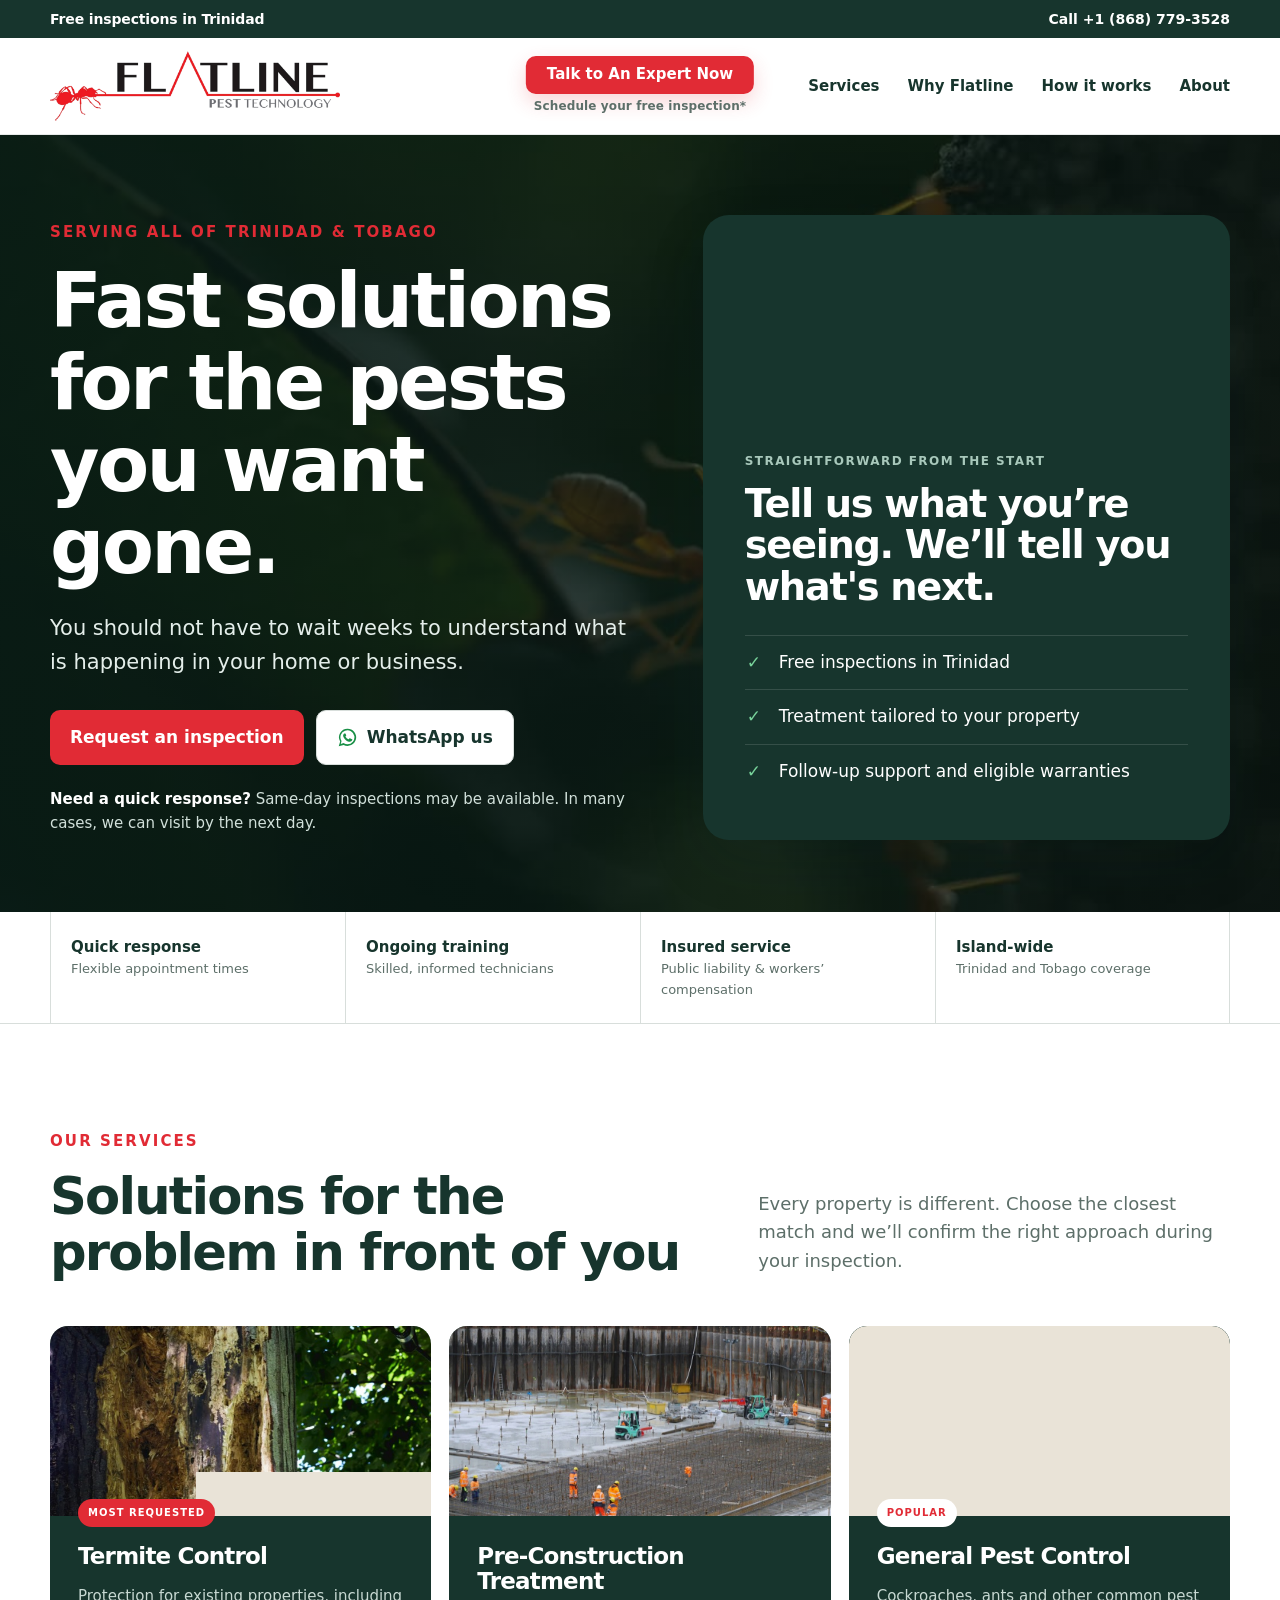
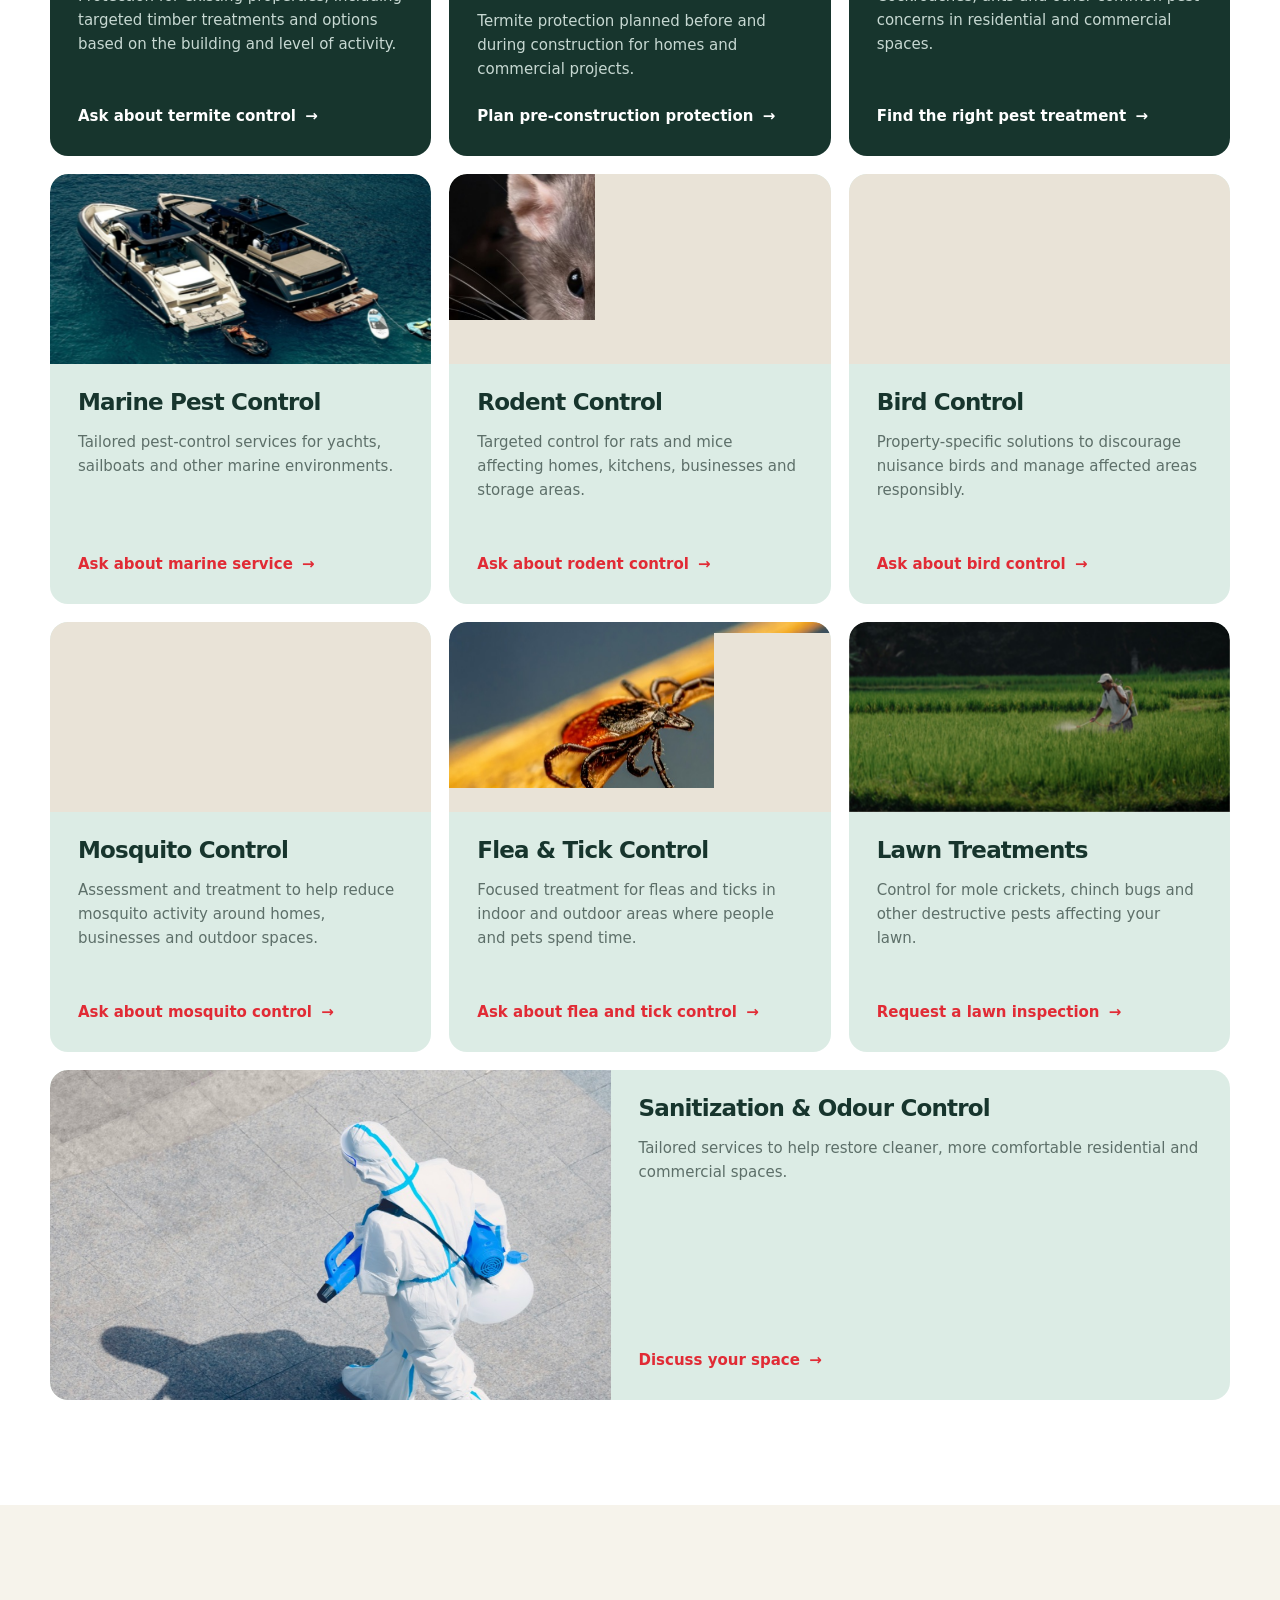
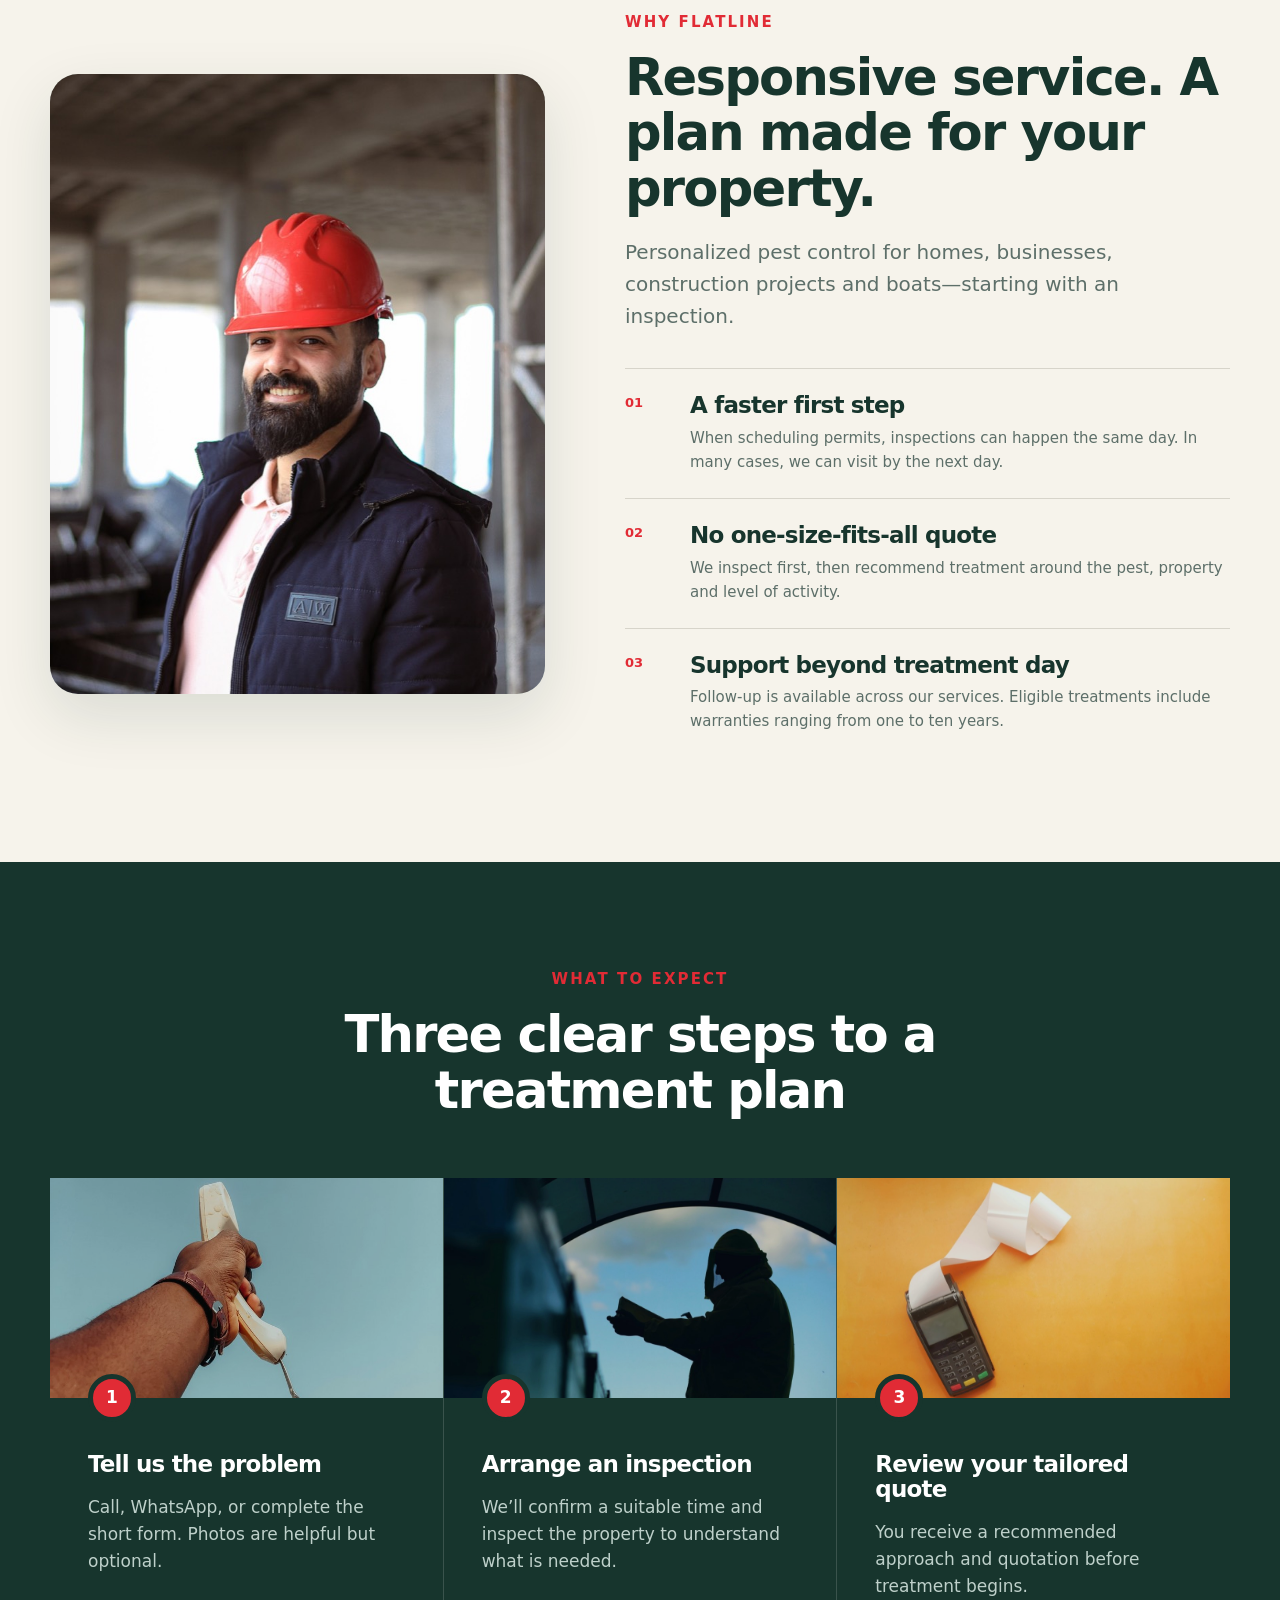
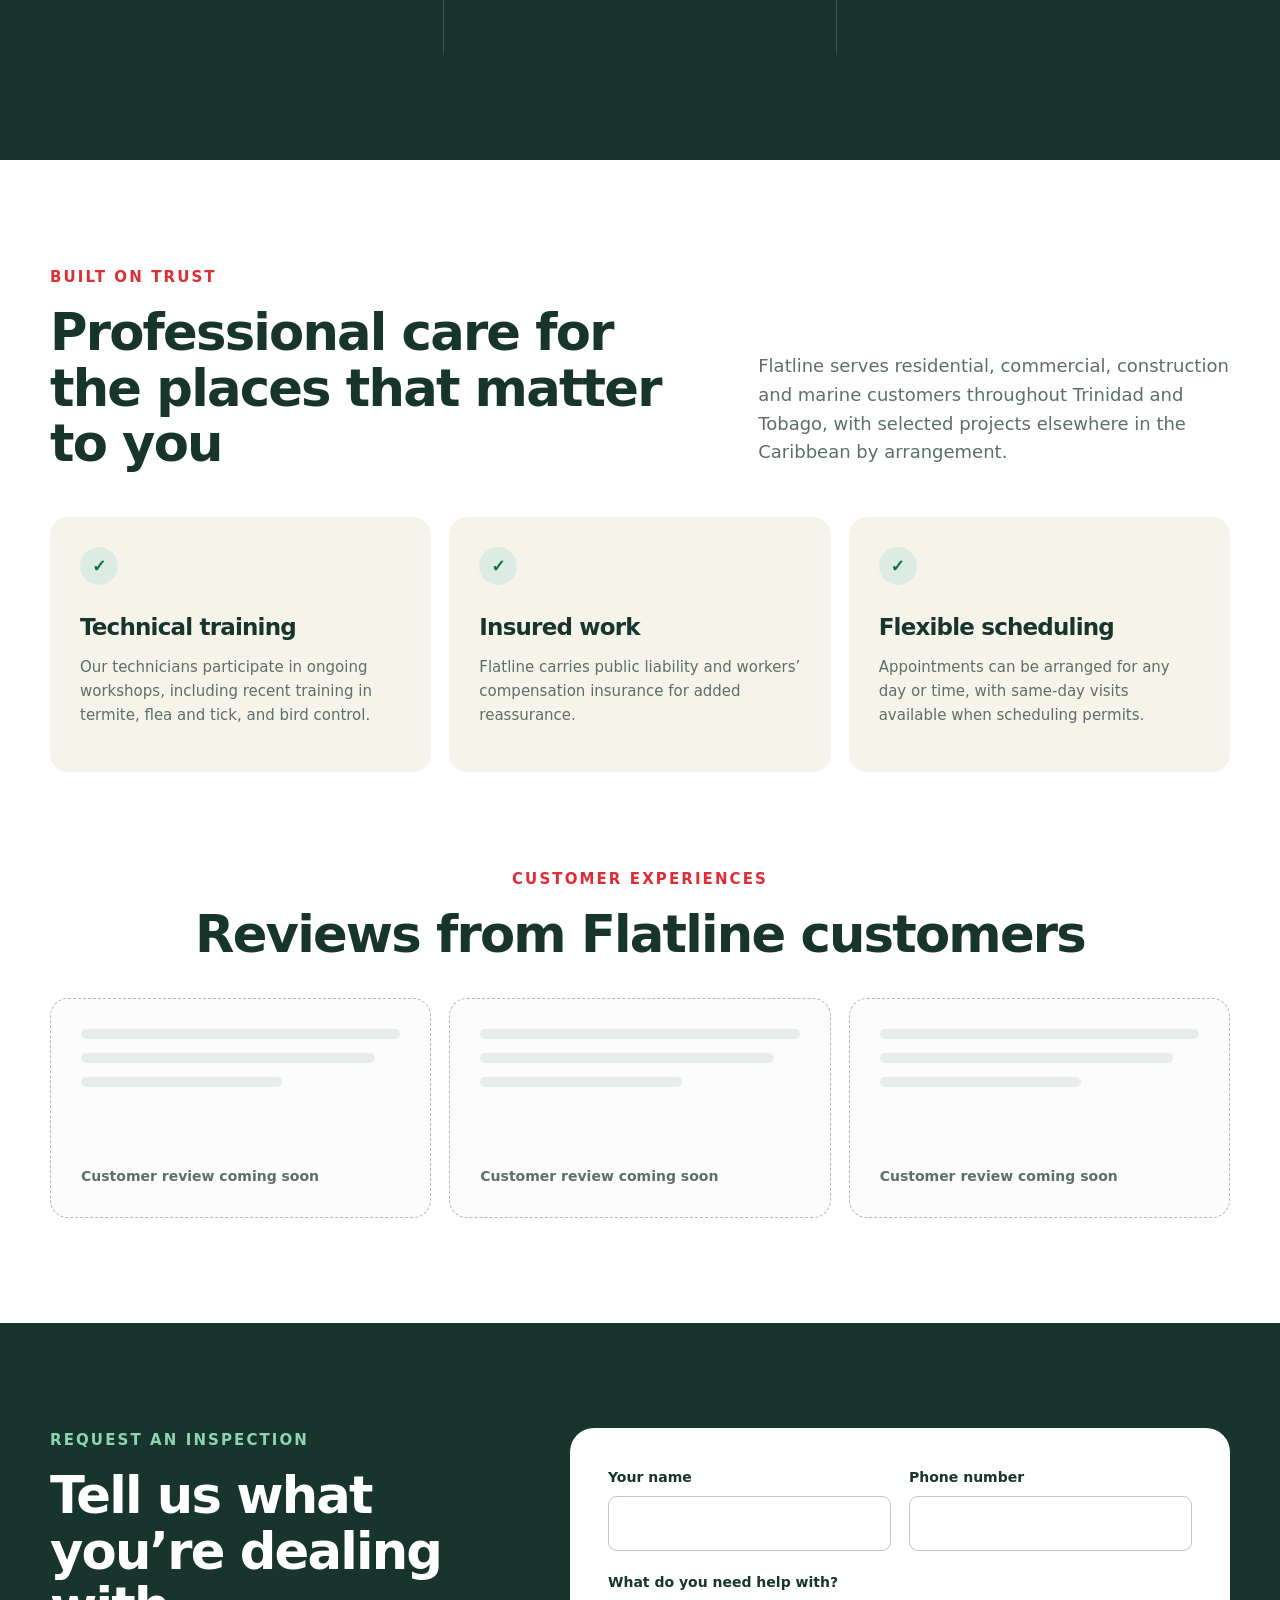
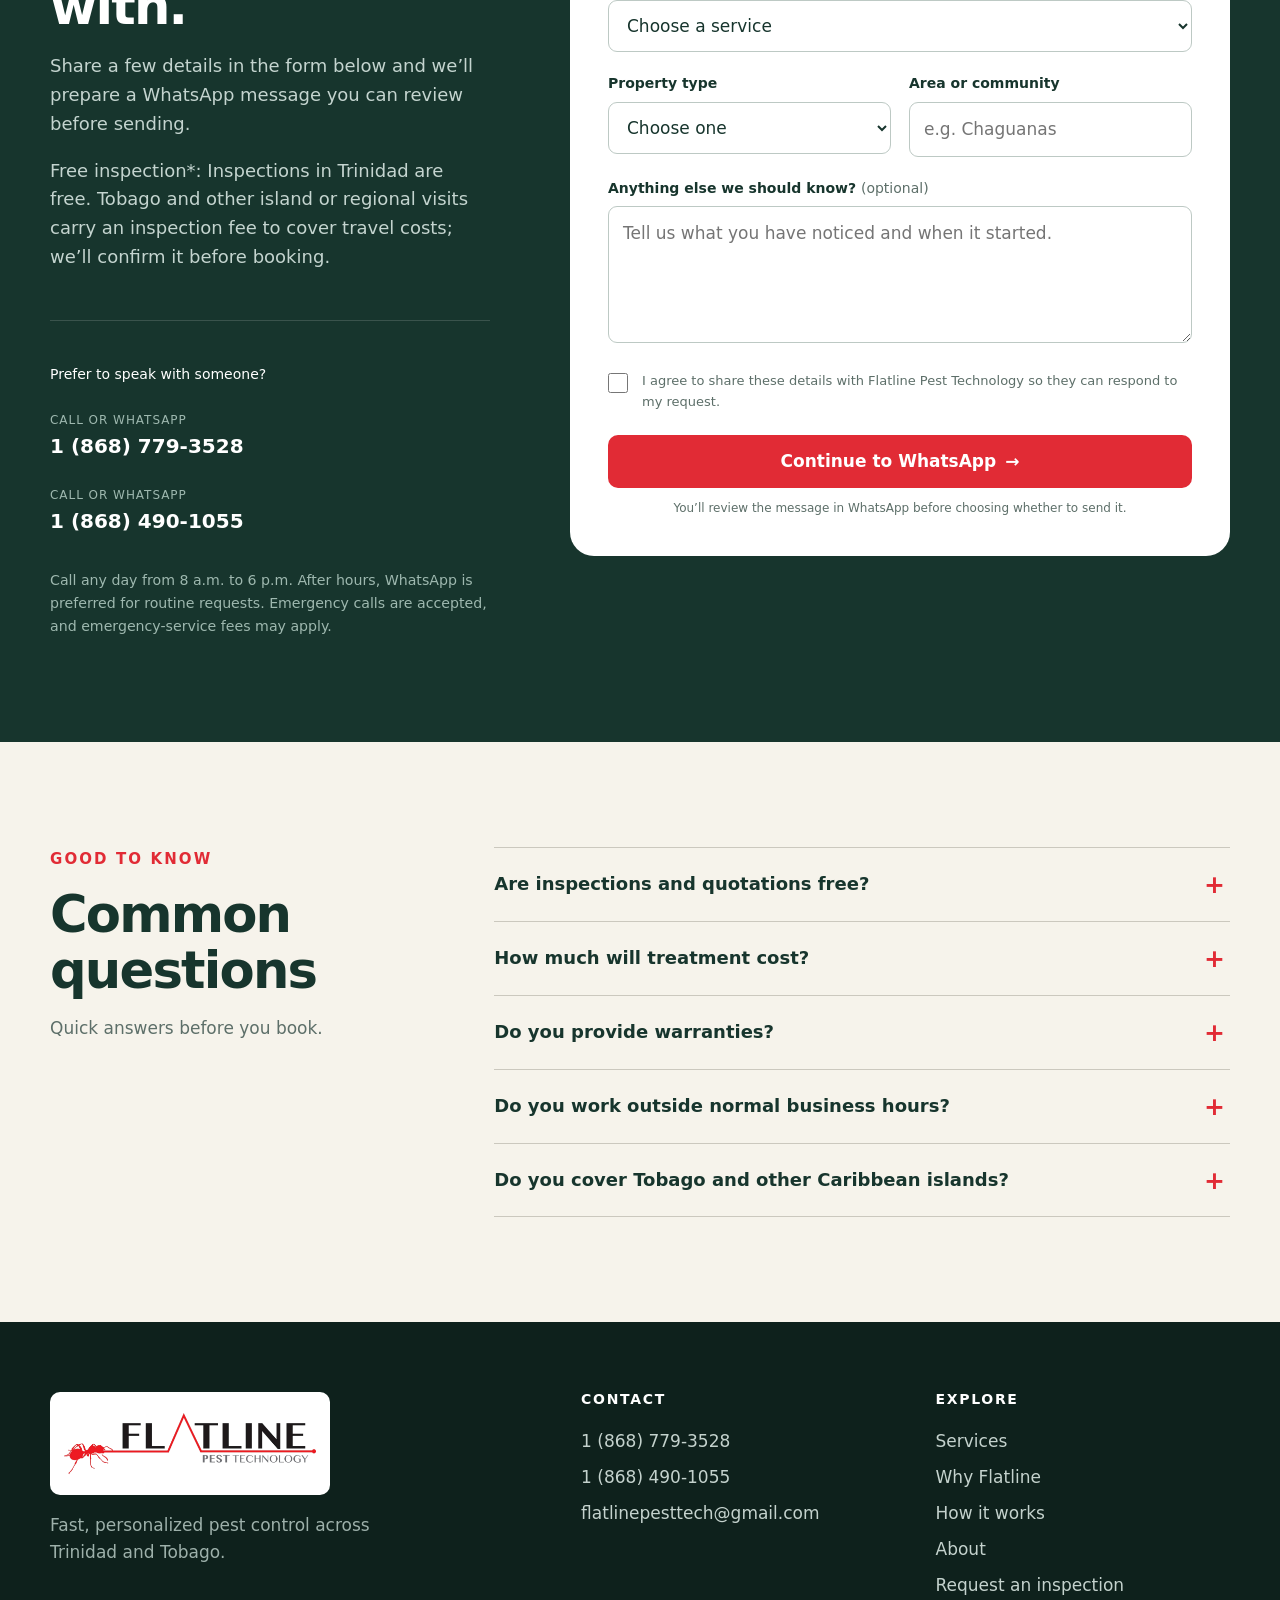
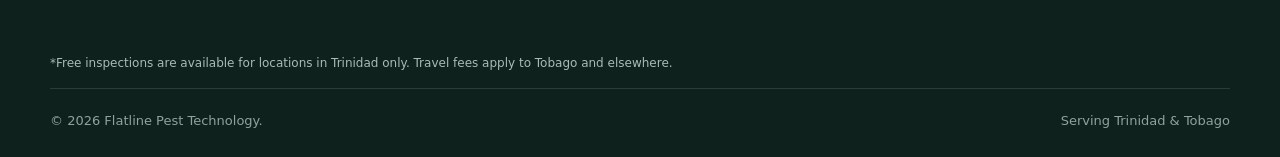
<file: index.html>
<!doctype html>
<html lang="en">
<head>
  <meta charset="utf-8">
  <meta name="viewport" content="width=device-width, initial-scale=1">
  <meta name="description" content="Fast, personalized pest control for homes, businesses, construction projects and boats across Trinidad and Tobago. Request an inspection.">
  <meta name="theme-color" content="#17352d">
  <title>Flatline Pest Technology | Pest Control Trinidad & Tobago</title>
  <link rel="stylesheet" href="styles.css">
  <script defer src="script.js"></script>
</head>
<body>
  <a class="skip-link" href="#main">Skip to main content</a>

  <header class="site-header">
    <div class="utility-bar">
      <div class="container utility-inner">
        <p>Free inspections in Trinidad</p>
        <a href="tel:+18687793528">Call +1 (868) 779-3528</a>
      </div>
    </div>
    <div class="container nav-wrap">
      <a class="brand" href="#top" aria-label="Flatline Pest Technology home">
        <img src="assets/flatline-logo.png" alt="Flatline Pest Technology" width="1000" height="310">
      </a>
      <div class="header-action">
        <a class="header-cta" href="#quote">Talk to An Expert Now</a>
        <span>Schedule your free inspection*</span>
      </div>
      <button class="menu-toggle" type="button" aria-expanded="false" aria-controls="primary-nav">
        <span>Menu</span><span class="menu-icon" aria-hidden="true"></span>
      </button>
      <nav id="primary-nav" class="primary-nav" aria-label="Main navigation">
        <a href="#services">Services</a>
        <a href="#why-flatline">Why Flatline</a>
        <a href="#how-it-works">How it works</a>
        <a href="about.html">About</a>
      </nav>
    </div>
  </header>

  <main id="main">
    <section id="top" class="hero">
      <video class="hero-video" autoplay muted loop playsinline preload="metadata" poster="assets/web/ants-hero-poster.jpg" aria-hidden="true">
        <source src="assets/web/ants-hero.mp4" type="video/mp4">
      </video>
      <div class="hero-overlay" aria-hidden="true"></div>
      <div class="container hero-grid">
        <div class="hero-copy">
          <p class="eyebrow">Serving all of Trinidad &amp; Tobago</p>
          <h1>Fast solutions for the pests you want gone.</h1>
          <p class="hero-lede">You should not have to wait weeks to understand what is happening in your home or business.</p>
          <div class="button-row">
            <a class="button button-primary" href="#quote">Request an inspection</a>
            <a class="button button-whatsapp" href="https://wa.me/18687793528?text=Hi%20Flatline%2C%20I%27d%20like%20to%20request%20an%20inspection." target="_blank" rel="noopener">
              <svg aria-hidden="true" viewBox="0 0 24 24"><path d="M12 2a9.7 9.7 0 0 0-8.4 14.6L2 22l5.6-1.5A9.8 9.8 0 1 0 12 2Zm0 17.7a8 8 0 0 1-4.1-1.1l-.3-.2-3.3.9.9-3.2-.2-.4A8 8 0 1 1 12 19.7Zm4.4-6c-.2-.1-1.4-.7-1.7-.8-.2-.1-.4-.1-.6.1l-.7.9c-.1.2-.3.2-.5.1-1.4-.7-2.4-1.6-3.1-2.8-.2-.3 0-.5.1-.6l.5-.6c.1-.2.2-.4.1-.6l-.7-1.7c-.2-.4-.4-.4-.6-.4h-.5c-.2 0-.5.1-.8.4-.8.8-1.1 1.9-.8 3 .4 1.6 1.5 3.1 3.1 4.3 1.9 1.4 4.3 2.1 5.5 1.6.9-.3 1.6-1.1 1.8-2 .1-.3 0-.5-.2-.6l-.9-.3Z"/></svg>
              WhatsApp us
            </a>
          </div>
          <p class="response-note"><strong>Need a quick response?</strong> Same-day inspections may be available. In many cases, we can visit by the next day.</p>
        </div>
        <div class="hero-panel" aria-label="Reasons to choose Flatline">
          <div class="hero-mark" aria-hidden="true">
            <svg viewBox="0 0 320 180">
              <path class="heartbeat-base" pathLength="100" d="M8 102h68l17-35 28 73 37-112 30 74h74"/>
              <path class="heartbeat-trace" pathLength="100" d="M8 102h68l17-35 28 73 37-112 30 74h74"/>
            </svg>
            <span class="dead-ant-image"></span>
          </div>
          <p class="panel-kicker">Straightforward from the start</p>
          <h2>Tell us what you’re seeing. We’ll tell you what's next.</h2>
          <ul class="check-list">
            <li>Free inspections in Trinidad</li>
            <li>Treatment tailored to your property</li>
            <li>Follow-up support and eligible warranties</li>
          </ul>
        </div>
      </div>
    </section>

    <section class="trust-bar" aria-label="Flatline service features">
      <div class="container trust-grid">
        <div><strong>Quick response</strong><span>Flexible appointment times</span></div>
        <div><strong>Ongoing training</strong><span>Skilled, informed technicians</span></div>
        <div><strong>Insured service</strong><span>Public liability &amp; workers’ compensation</span></div>
        <div><strong>Island-wide</strong><span>Trinidad and Tobago coverage</span></div>
      </div>
    </section>

    <section id="services" class="section services-section">
      <div class="container">
        <div class="section-heading split-heading">
          <div><p class="eyebrow">Our services</p><h2>Solutions for the problem in front of you</h2></div>
          <p>Every property is different. Choose the closest match and we’ll confirm the right approach during your inspection.</p>
        </div>
        <div class="service-grid">
          <article class="service-card featured">
            <div class="service-media"><img src="assets/web/termites.jpg" alt="Tree showing extensive pest damage" loading="lazy" width="666" height="1000"></div>
            <div class="service-card-body"><p class="card-label">Most Requested</p><h3>Termite Control</h3><p>Protection for existing properties, including targeted timber treatments and options based on the building and level of activity.</p><a href="#quote" data-service="Termite control">Ask about termite control <span aria-hidden="true">→</span></a></div>
          </article>
          <article class="service-card accent-red">
            <div class="service-media"><img src="assets/web/pre-construction.jpg" alt="Active building foundation under construction" loading="lazy" width="1000" height="750"></div>
            <div class="service-card-body"><p class="card-label">Popular</p><h3>Pre-Construction Treatment</h3><p>Termite protection planned before and during construction for homes and commercial projects.</p><a href="#quote" data-service="Pre-construction termite treatment">Plan pre-construction protection <span aria-hidden="true">→</span></a></div>
          </article>
          <article class="service-card accent-red">
            <div class="service-media"><img src="assets/web/general-pest-control-3.jpg" alt="Ant and cockroach representing general pest-control services" loading="lazy" width="1000" height="1000"></div>
            <div class="service-card-body"><p class="card-label">Popular</p><h3>General Pest Control</h3><p>Cockroaches, ants and other common pest concerns in residential and commercial spaces.</p><a href="#quote" data-service="General pest control">Find the right pest treatment <span aria-hidden="true">→</span></a></div>
          </article>
          <article class="service-card marine-service-card">
            <div class="service-media"><img src="assets/web/boat-treatment.jpg" alt="Boats on open water" loading="lazy" width="1400" height="466"></div>
            <div class="service-card-body"><h3>Marine Pest Control</h3><p>Tailored pest-control services for yachts, sailboats and other marine environments.</p><a href="#quote" data-service="Marine pest control">Ask about marine service <span aria-hidden="true">→</span></a></div>
          </article>
          <article class="service-card">
            <div class="service-media"><img src="assets/web/rodent.jpg" alt="Rodent shown at close range" loading="lazy" width="666" height="1000"></div>
            <div class="service-card-body"><h3>Rodent Control</h3><p>Targeted control for rats and mice affecting homes, kitchens, businesses and storage areas.</p><a href="#quote" data-service="Rodent control">Ask about rodent control <span aria-hidden="true">→</span></a></div>
          </article>
          <article class="service-card">
            <div class="service-media"><img class="crop-bird" src="assets/web/bird.jpg" alt="Bird shown in an outdoor environment" loading="lazy" width="1000" height="666"></div>
            <div class="service-card-body"><h3>Bird Control</h3><p>Property-specific solutions to discourage nuisance birds and manage affected areas responsibly.</p><a href="#quote" data-service="Bird control">Ask about bird control <span aria-hidden="true">→</span></a></div>
          </article>
          <article class="service-card">
            <div class="service-media"><img src="assets/web/mosquito.jpg" alt="Mosquito shown at close range" loading="lazy" width="1000" height="667"></div>
            <div class="service-card-body"><h3>Mosquito Control</h3><p>Assessment and treatment to help reduce mosquito activity around homes, businesses and outdoor spaces.</p><a href="#quote" data-service="Mosquito control">Ask about mosquito control <span aria-hidden="true">→</span></a></div>
          </article>
          <article class="service-card">
            <div class="service-media"><img class="crop-tick" src="assets/web/flea-and-tick.jpg" alt="Tick shown at close range" loading="lazy" width="1000" height="571"></div>
            <div class="service-card-body"><h3>Flea &amp; Tick Control</h3><p>Focused treatment for fleas and ticks in indoor and outdoor areas where people and pets spend time.</p><a href="#quote" data-service="Flea or tick control">Ask about flea and tick control <span aria-hidden="true">→</span></a></div>
          </article>
          <article class="service-card">
            <div class="service-media"><img src="assets/web/lawn-2.jpg" alt="Outdoor pest-control treatment being applied across vegetation" loading="lazy" width="1000" height="562"></div>
            <div class="service-card-body"><h3>Lawn Treatments</h3><p>Control for mole crickets, chinch bugs and other destructive pests affecting your lawn.</p><a href="#quote" data-service="Lawn pest treatment">Request a lawn inspection <span aria-hidden="true">→</span></a></div>
          </article>
          <article class="service-card">
            <div class="service-media"><img src="assets/web/sanitization-2-v2.jpg" alt="Protective-suit worker carrying sanitization equipment" loading="lazy" width="1000" height="579"></div>
            <div class="service-card-body"><h3>Sanitization &amp; Odour Control</h3><p>Tailored services to help restore cleaner, more comfortable residential and commercial spaces.</p><a href="#quote" data-service="Sanitization or odour control">Discuss your space <span aria-hidden="true">→</span></a></div>
          </article>
        </div>
      </div>
    </section>

    <section id="why-flatline" class="section why-section">
      <div class="container why-grid">
        <div class="why-visual"><img src="assets/web/responsive-service.jpg" alt="Service professional wearing a red safety helmet" loading="lazy" width="733" height="1100"></div>
        <div class="why-copy">
          <p class="eyebrow">Why Flatline</p>
          <h2>Responsive service. A plan made for your property.</h2>
          <p class="large-copy">Personalized pest control for homes, businesses, construction projects and boats—starting with an inspection.</p>
          <div class="benefit-list">
            <div><span>01</span><div><h3>A faster first step</h3><p>When scheduling permits, inspections can happen the same day. In many cases, we can visit by the next day.</p></div></div>
            <div><span>02</span><div><h3>No one-size-fits-all quote</h3><p>We inspect first, then recommend treatment around the pest, property and level of activity.</p></div></div>
            <div><span>03</span><div><h3>Support beyond treatment day</h3><p>Follow-up is available across our services. Eligible treatments include warranties ranging from one to ten years.</p></div></div>
          </div>
        </div>
      </div>
    </section>

    <section id="how-it-works" class="section process-section">
      <div class="container">
        <div class="section-heading centered"><p class="eyebrow">What to expect</p><h2>Three clear steps to a treatment plan</h2></div>
        <ol class="process-grid">
          <li><img src="assets/web/tell-us-the-problem.jpg" alt="Hand holding a telephone receiver" loading="lazy" width="750" height="1000"><div><span>1</span><h3>Tell us the problem</h3><p>Call, WhatsApp, or complete the short form. Photos are helpful but optional.</p></div></li>
          <li><img src="assets/web/inspection.jpg" alt="Pest-control professional carrying out an inspection" loading="lazy" width="1000" height="562"><div><span>2</span><h3>Arrange an inspection</h3><p>We’ll confirm a suitable time and inspect the property to understand what is needed.</p></div></li>
          <li><img src="assets/web/review-quote.jpg" alt="Receipt and card terminal representing a quotation" loading="lazy" width="1000" height="666"><div><span>3</span><h3>Review your tailored quote</h3><p>You receive a recommended approach and quotation before treatment begins.</p></div></li>
        </ol>
      </div>
    </section>

    <section id="proof" class="section proof-section">
      <div class="container">
        <div class="section-heading split-heading">
          <div><p class="eyebrow">Built on trust</p><h2>Professional care for the places that matter to you</h2></div>
          <p>Flatline serves residential, commercial, construction and marine customers throughout Trinidad and Tobago, with selected projects elsewhere in the Caribbean by arrangement.</p>
        </div>
        <div class="proof-grid">
          <article class="proof-card"><span aria-hidden="true">✓</span><h3>Technical training</h3><p>Our technicians participate in ongoing workshops, including recent training in termite, flea and tick, and bird control.</p></article>
          <article class="proof-card"><span aria-hidden="true">✓</span><h3>Insured work</h3><p>Flatline carries public liability and workers’ compensation insurance for added reassurance.</p></article>
          <article class="proof-card"><span aria-hidden="true">✓</span><h3>Flexible scheduling</h3><p>Appointments can be arranged for any day or time, with same-day visits available when scheduling permits.</p></article>
        </div>
        <div class="reviews-block">
          <div class="reviews-heading"><p class="eyebrow">Customer experiences</p><h2>Reviews from Flatline customers</h2></div>
          <div class="review-grid">
            <article class="review-placeholder"><div class="placeholder-lines" aria-hidden="true"><i></i><i></i><i></i></div><p>Customer review coming soon</p></article>
            <article class="review-placeholder"><div class="placeholder-lines" aria-hidden="true"><i></i><i></i><i></i></div><p>Customer review coming soon</p></article>
            <article class="review-placeholder"><div class="placeholder-lines" aria-hidden="true"><i></i><i></i><i></i></div><p>Customer review coming soon</p></article>
          </div>
        </div>
      </div>
    </section>

    <section id="quote" class="section quote-section">
      <div class="container quote-grid">
        <div class="quote-intro">
          <p class="eyebrow light">Request an inspection</p>
          <h2>Tell us what you’re dealing with.</h2>
          <p>Share a few details in the form below and we’ll prepare a WhatsApp message you can review before sending.</p>
          <p>Free inspection*: Inspections in Trinidad are free. Tobago and other island or regional visits carry an inspection fee to cover travel costs; we’ll confirm it before booking.</p>
          <div class="direct-contact">
            <p>Prefer to speak with someone?</p>
            <a href="tel:+18687793528"><span>Call or WhatsApp</span><strong>1 (868) 779-3528</strong></a>
            <a href="tel:+18684901055"><span>Call or WhatsApp</span><strong>1 (868) 490-1055</strong></a>
            <small>Call any day from 8 a.m. to 6 p.m. After hours, WhatsApp is preferred for routine requests. Emergency calls are accepted, and emergency-service fees may apply.</small>
          </div>
        </div>
        <form id="inspection-form" class="quote-form">
          <div class="form-row">
            <div class="field"><label for="name">Your name</label><input id="name" name="name" autocomplete="name" required></div>
            <div class="field"><label for="phone">Phone number</label><input id="phone" name="phone" type="tel" autocomplete="tel" inputmode="tel" required></div>
          </div>
          <div class="field">
            <label for="service">What do you need help with?</label>
            <select id="service" name="service" required>
              <option value="">Choose a service</option>
              <option>Termite control</option><option>Pre-construction termite treatment</option><option>General pest control</option><option>Cockroach control</option><option>Rodent control</option><option>Ant control</option><option>Mosquito control</option><option>Flea or tick control</option><option>Bird control</option><option>Lawn pest treatment</option><option>Sanitization or odour control</option><option>Marine pest control</option><option>Other service</option><option>Not sure yet</option>
            </select>
          </div>
          <div class="form-row">
            <div class="field"><label for="property">Property type</label><select id="property" name="property" required><option value="">Choose one</option><option>Home or apartment</option><option>Business or commercial property</option><option>Construction project</option><option>Boat or marine vessel</option><option>Other</option></select></div>
            <div class="field"><label for="location">Area or community</label><input id="location" name="location" autocomplete="address-level2" placeholder="e.g. Chaguanas" required></div>
          </div>
          <div class="field"><label for="details">Anything else we should know? <span>(optional)</span></label><textarea id="details" name="details" rows="4" placeholder="Tell us what you have noticed and when it started."></textarea></div>
          <label class="consent"><input type="checkbox" name="consent" required><span>I agree to share these details with Flatline Pest Technology so they can respond to my request.</span></label>
          <button class="button button-primary form-submit" type="submit">Continue to WhatsApp <span aria-hidden="true">→</span></button>
          <p class="form-note">You’ll review the message in WhatsApp before choosing whether to send it.</p>
        </form>
      </div>
    </section>

    <section class="faq-section section">
      <div class="container faq-grid">
        <div><p class="eyebrow">Good to know</p><h2>Common questions</h2><p>Quick answers before you book.</p></div>
        <div class="accordion">
          <details><summary>Are inspections and quotations free?</summary><p>Quotations are free. Inspections are free for properties in Trinidad. Inspections in Tobago or any other Caribbean island or country carry a fee to cover travel costs, which Flatline will confirm before the appointment is booked.</p></details>
          <details><summary>How much will treatment cost?</summary><p>Pricing is assessed case by case. The pest, property, activity level, treatment method and follow-up needs all affect the final quotation.</p></details>
          <details><summary>Do you provide warranties?</summary><p>Eligible services may include warranties from one to ten years. The available term depends on the treatment, project and agreed scope.</p></details>
          <details><summary>Do you work outside normal business hours?</summary><p>Yes. Appointments can be arranged for any day and time, and same-day appointments may be available. Calls are welcome from 8 a.m. to 6 p.m.; after hours, WhatsApp is preferred for routine requests. Emergency calls are accepted, and emergency-service fees may apply. Any applicable fee will be discussed before service is arranged.</p></details>
          <details><summary>Do you cover Tobago and other Caribbean islands?</summary><p>Flatline serves all of Trinidad and Tobago. Selected work elsewhere in the Caribbean may be available by arrangement.</p></details>
        </div>
      </div>
    </section>
  </main>

  <footer class="site-footer">
    <div class="container footer-grid">
      <div><a class="brand footer-brand" href="#top" aria-label="Flatline Pest Technology home"><img src="assets/flatline-logo.png" alt="Flatline Pest Technology" width="1000" height="310"></a><p>Fast, personalized pest control across Trinidad and Tobago.</p></div>
      <div><h2>Contact</h2><a href="tel:+18687793528">1 (868) 779-3528</a><a href="tel:+18684901055">1 (868) 490-1055</a><a href="mailto:flatlinepesttech@gmail.com">flatlinepesttech@gmail.com</a></div>
      <div><h2>Explore</h2><a href="#services">Services</a><a href="#why-flatline">Why Flatline</a><a href="#how-it-works">How it works</a><a href="about.html">About</a><a href="#quote">Request an inspection</a></div>
    </div>
    <div class="container footer-policy">*Free inspections are available for locations in Trinidad only. Travel fees apply to Tobago and elsewhere.</div>
    <div class="container footer-bottom"><p>© <span id="year"></span> Flatline Pest Technology.</p><p>Serving Trinidad &amp; Tobago</p></div>
  </footer>

  <div class="mobile-actions" aria-label="Quick contact options">
    <a href="tel:+18687793528">Call</a>
    <a href="https://wa.me/18687793528?text=Hi%20Flatline%2C%20I%27d%20like%20to%20request%20an%20inspection." target="_blank" rel="noopener">WhatsApp</a>
    <a href="#quote">Inspection</a>
  </div>
</body>
</html>
</file>
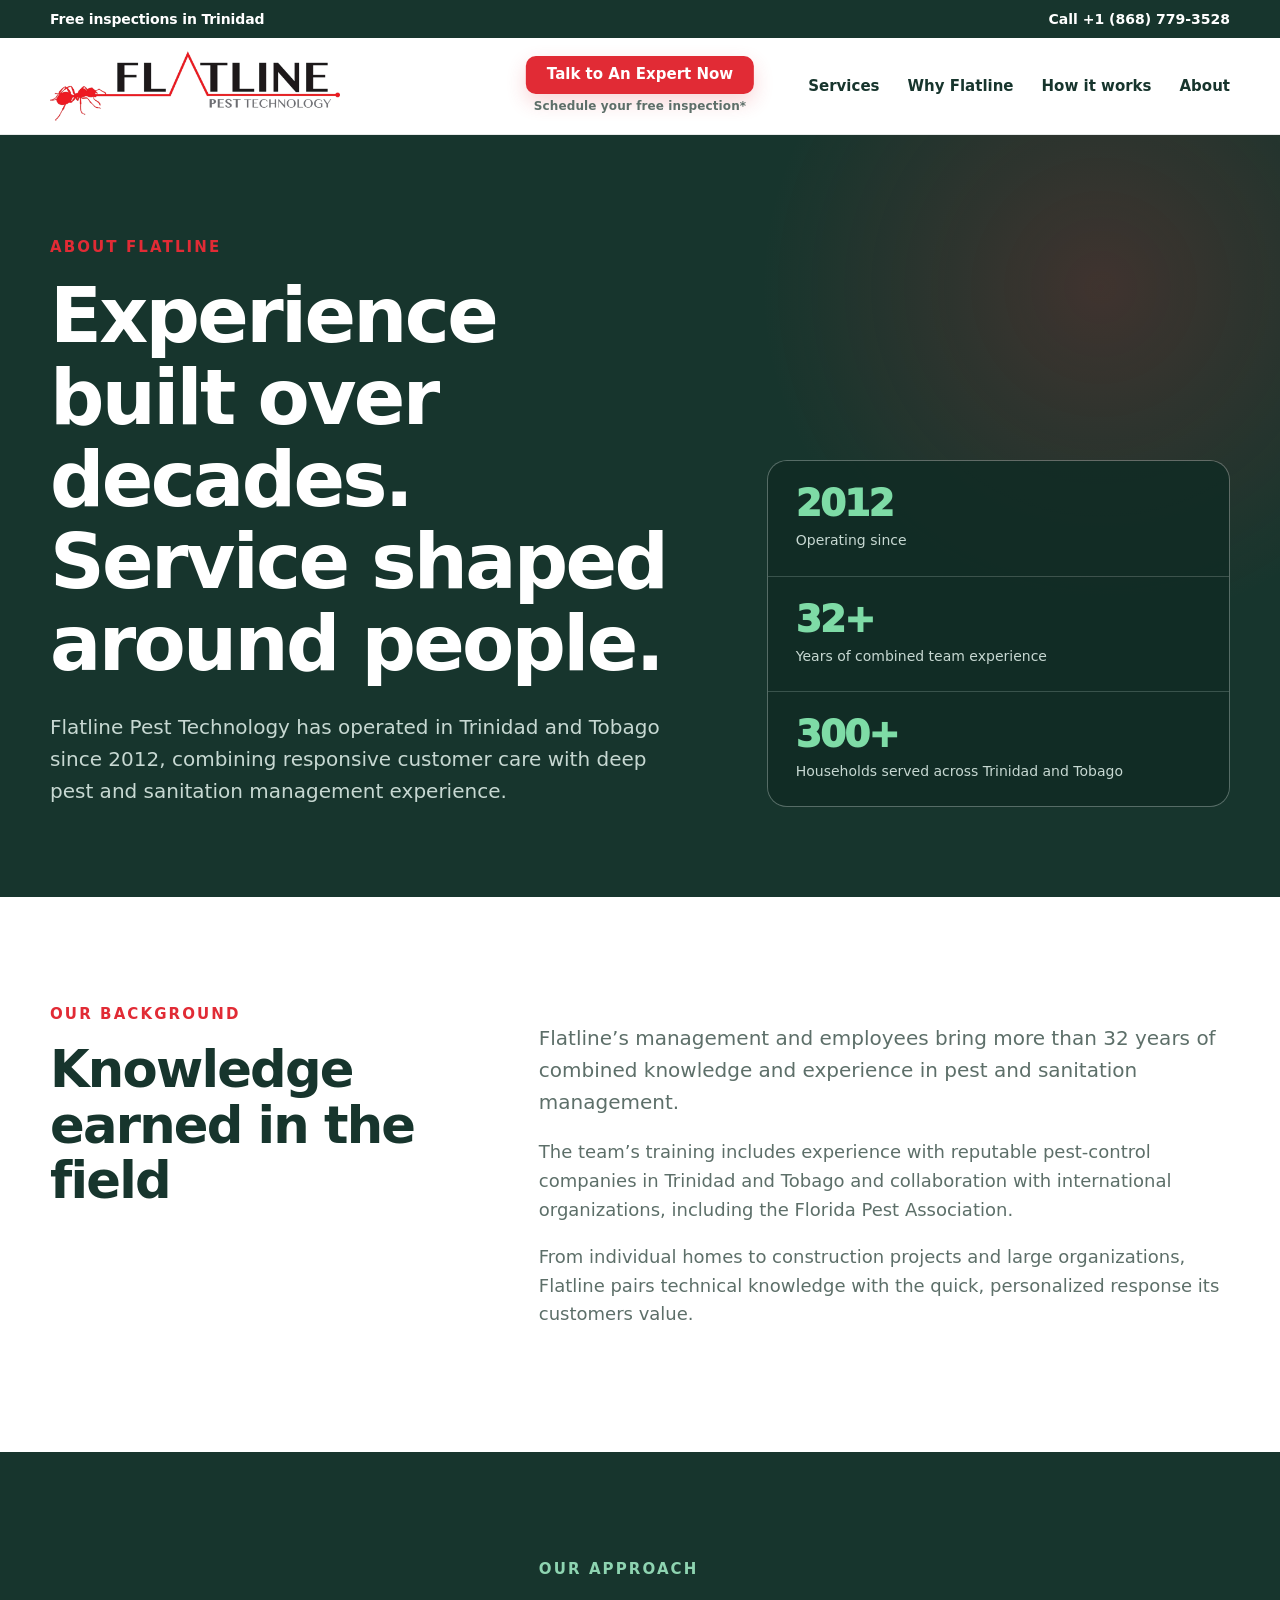
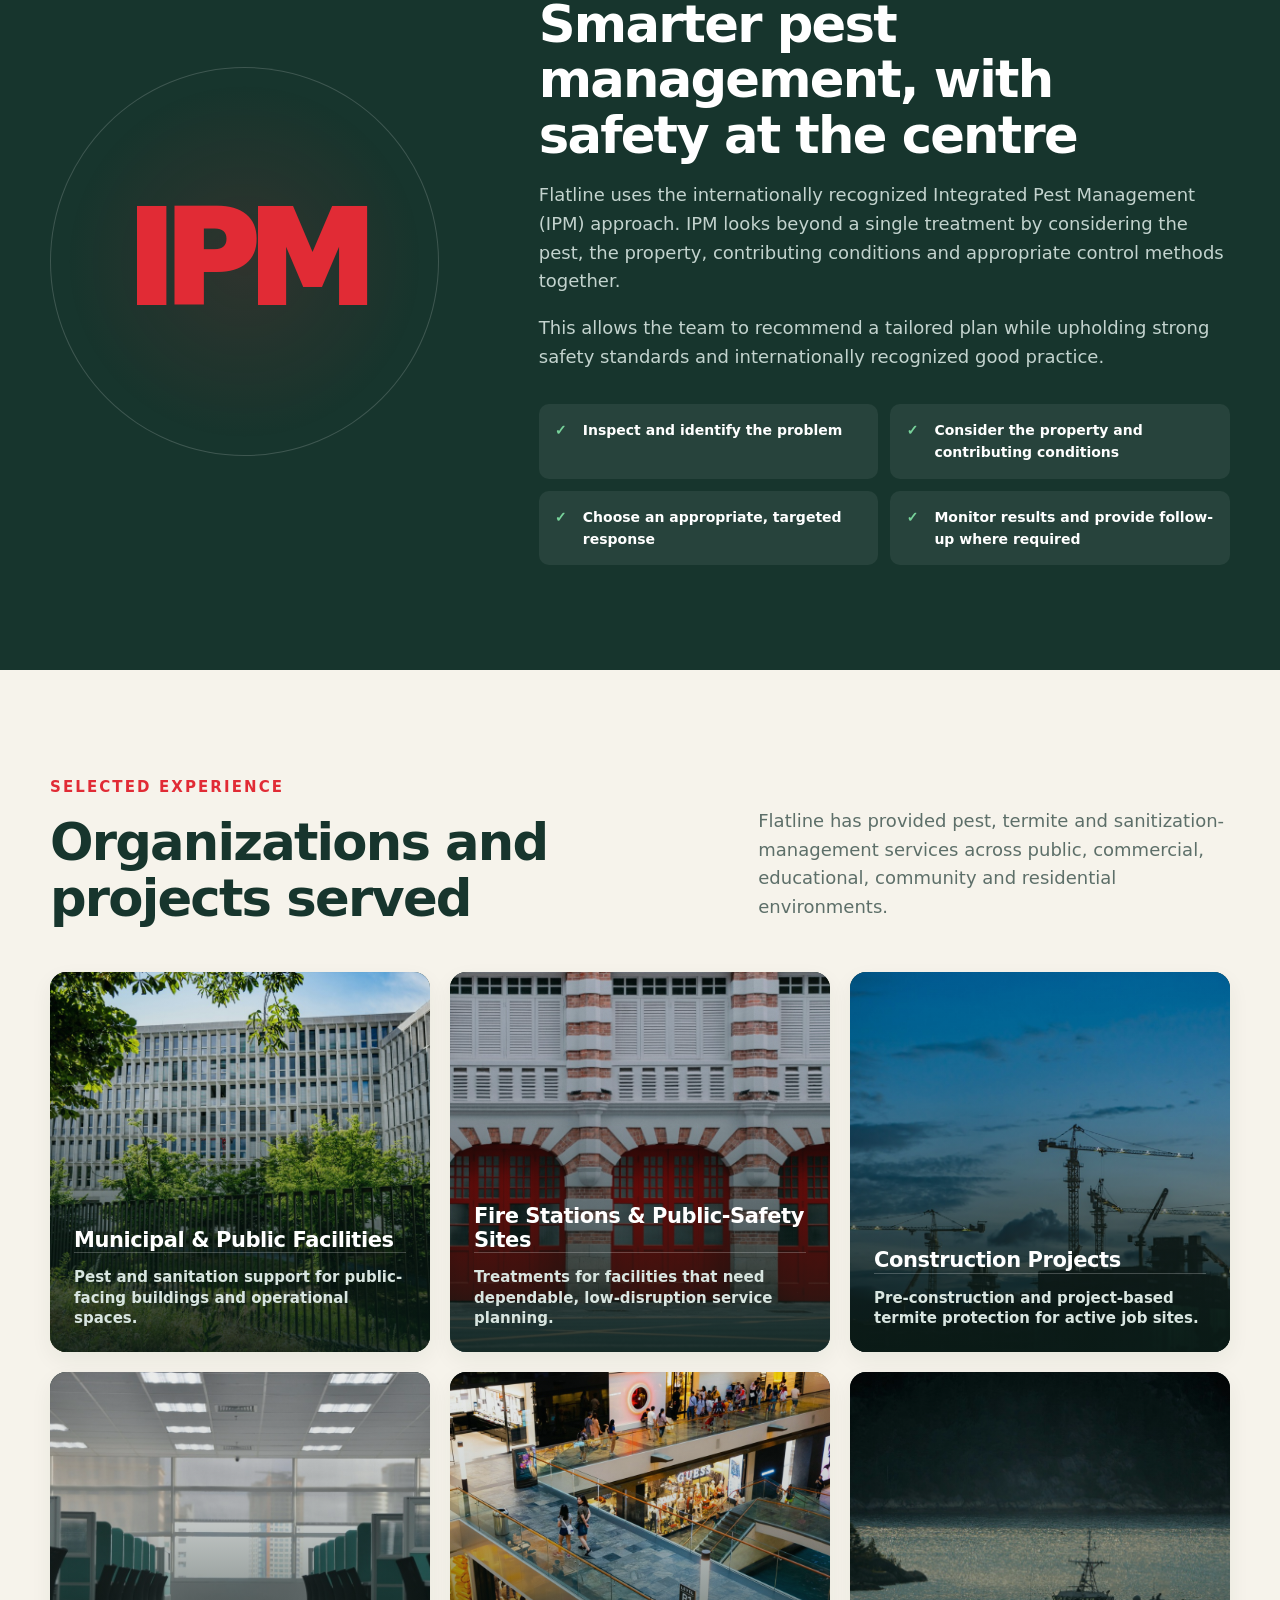
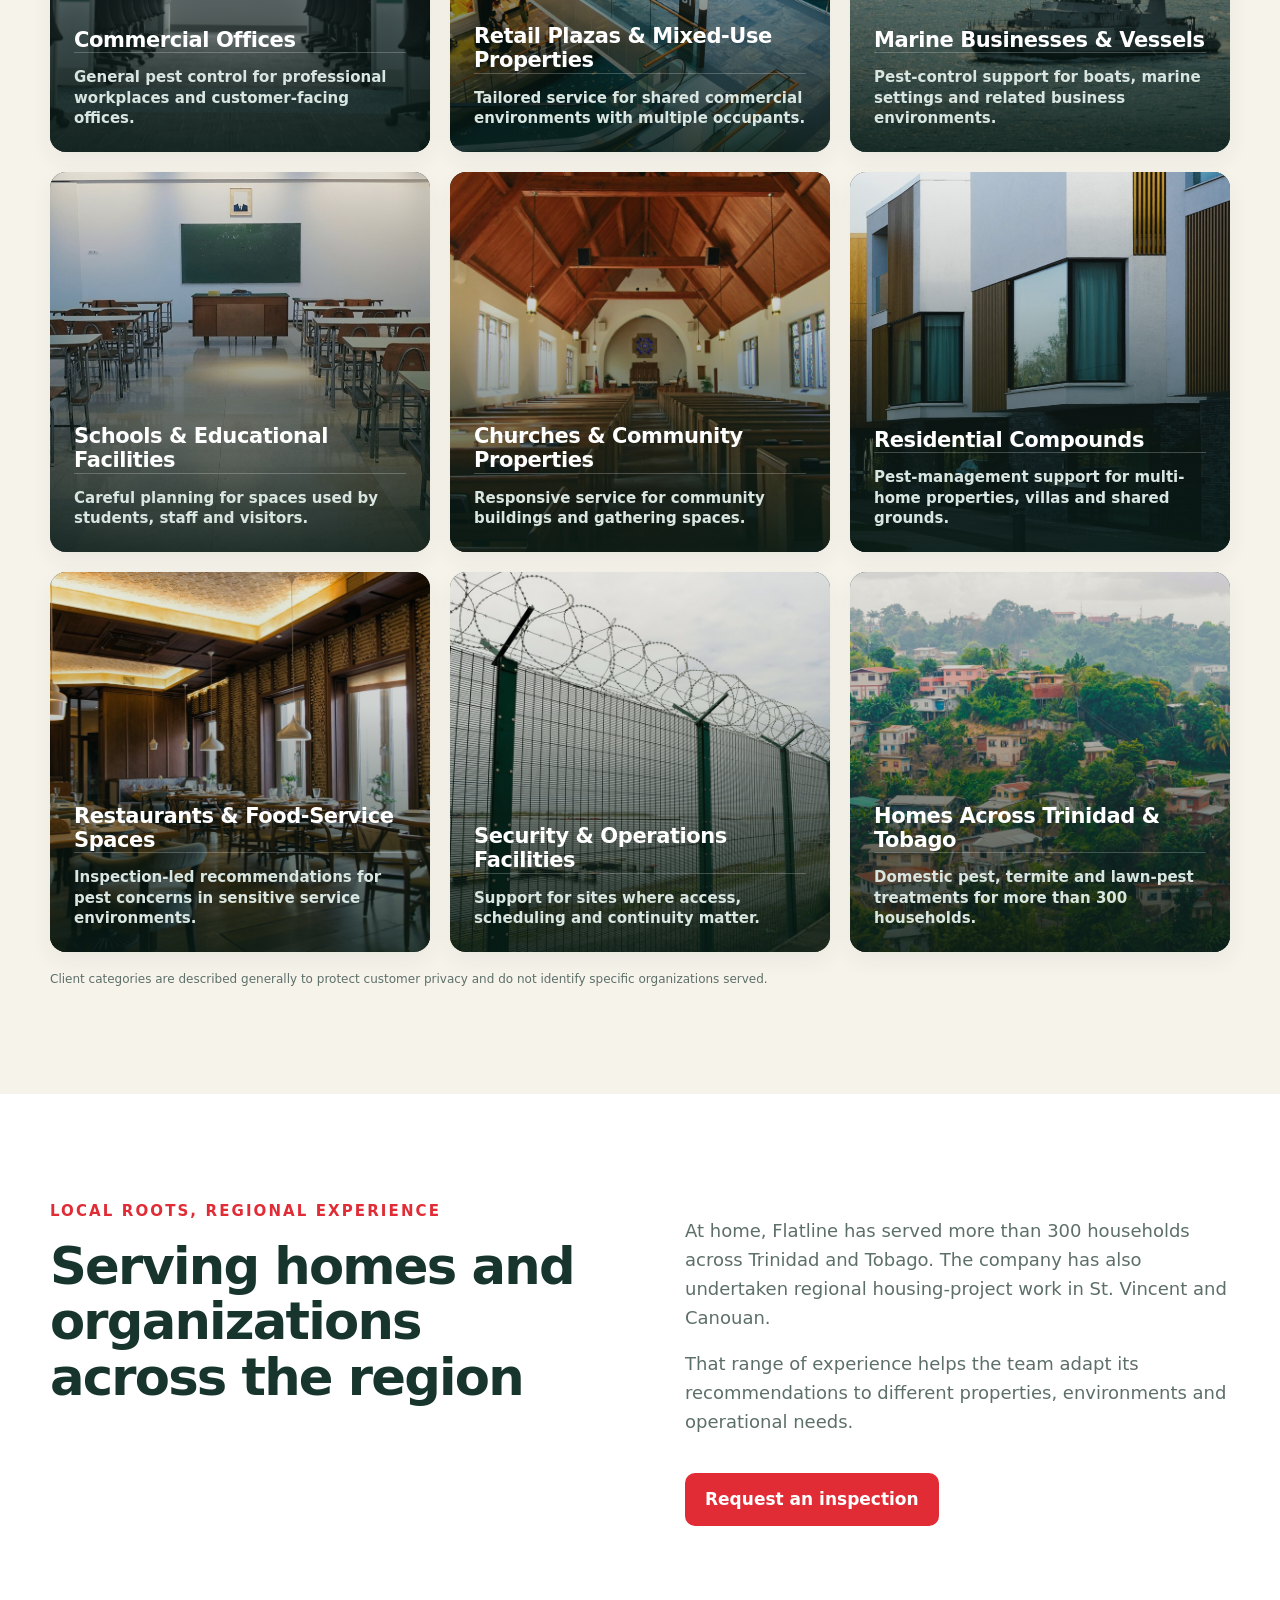
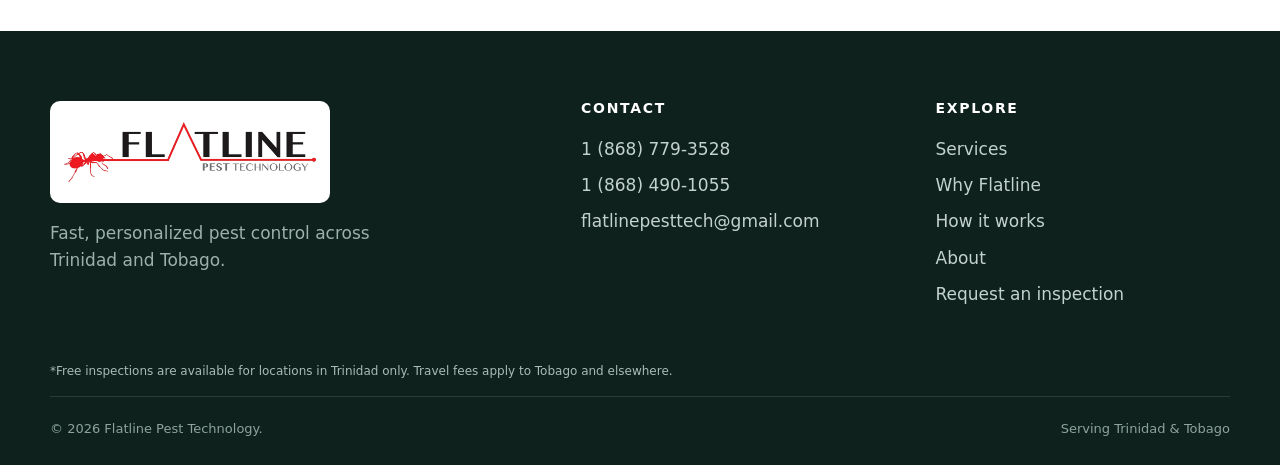
<file: about.html>
<!doctype html>
<html lang="en">
<head>
  <meta charset="utf-8">
  <meta name="viewport" content="width=device-width, initial-scale=1">
  <meta name="description" content="Learn about Flatline Pest Technology's experience, safety-led IPM approach and work across Trinidad and Tobago and the Caribbean.">
  <meta name="theme-color" content="#17352d">
  <title>About Flatline Pest Technology | Trinidad & Tobago</title>
  <link rel="stylesheet" href="styles.css">
  <script defer src="script.js"></script>
</head>
<body>
  <a class="skip-link" href="#main">Skip to main content</a>

  <header class="site-header">
    <div class="utility-bar">
      <div class="container utility-inner">
        <p>Free inspections in Trinidad</p>
        <a href="tel:+18687793528">Call +1 (868) 779-3528</a>
      </div>
    </div>
    <div class="container nav-wrap">
      <a class="brand" href="index.html" aria-label="Flatline Pest Technology home">
        <img src="assets/flatline-logo.png" alt="Flatline Pest Technology" width="1000" height="310">
      </a>
      <div class="header-action">
        <a class="header-cta" href="index.html#quote">Talk to An Expert Now</a>
        <span>Schedule your free inspection*</span>
      </div>
      <button class="menu-toggle" type="button" aria-expanded="false" aria-controls="primary-nav">
        <span>Menu</span><span class="menu-icon" aria-hidden="true"></span>
      </button>
      <nav id="primary-nav" class="primary-nav" aria-label="Main navigation">
        <a href="index.html#services">Services</a>
        <a href="index.html#why-flatline">Why Flatline</a>
        <a href="index.html#how-it-works">How it works</a>
        <a href="about.html" aria-current="page">About</a>
      </nav>
    </div>
  </header>

  <main id="main">
    <section class="about-hero">
      <div class="container about-hero-grid">
        <div>
          <p class="eyebrow">About Flatline</p>
          <h1>Experience built over decades. Service shaped around people.</h1>
          <p>Flatline Pest Technology has operated in Trinidad and Tobago since 2012, combining responsive customer care with deep pest and sanitation management experience.</p>
        </div>
        <dl class="about-stats" aria-label="Flatline at a glance">
          <div><dt>2012</dt><dd>Operating since</dd></div>
          <div><dt>32+</dt><dd>Years of combined team experience</dd></div>
          <div><dt>300+</dt><dd>Households served across Trinidad and Tobago</dd></div>
        </dl>
      </div>
    </section>

    <section class="section about-story">
      <div class="container story-grid">
        <div class="story-heading">
          <p class="eyebrow">Our background</p>
          <h2>Knowledge earned in the field</h2>
        </div>
        <div class="story-copy">
          <p class="large-copy">Flatline’s management and employees bring more than 32 years of combined knowledge and experience in pest and sanitation management.</p>
          <p>The team’s training includes experience with reputable pest-control companies in Trinidad and Tobago and collaboration with international organizations, including the Florida Pest Association.</p>
          <p>From individual homes to construction projects and large organizations, Flatline pairs technical knowledge with the quick, personalized response its customers value.</p>
        </div>
      </div>
    </section>

    <section class="section ipm-section">
      <div class="container ipm-grid">
        <div class="ipm-mark" aria-hidden="true">IPM</div>
        <div>
          <p class="eyebrow light">Our approach</p>
          <h2>Smarter pest management, with safety at the centre</h2>
          <p>Flatline uses the internationally recognized Integrated Pest Management (IPM) approach. IPM looks beyond a single treatment by considering the pest, the property, contributing conditions and appropriate control methods together.</p>
          <p>This allows the team to recommend a tailored plan while upholding strong safety standards and internationally recognized good practice.</p>
          <ul class="ipm-points">
            <li>Inspect and identify the problem</li>
            <li>Consider the property and contributing conditions</li>
            <li>Choose an appropriate, targeted response</li>
            <li>Monitor results and provide follow-up where required</li>
          </ul>
        </div>
      </div>
    </section>

    <section class="section client-section">
      <div class="container">
        <div class="section-heading split-heading">
          <div><p class="eyebrow">Selected experience</p><h2>Organizations and projects served</h2></div>
          <p>Flatline has provided pest, termite and sanitization-management services across public, commercial, educational, community and residential environments.</p>
        </div>
        <ul class="client-grid client-categories" aria-label="Types of organizations and properties Flatline has served">
          <li><img src="assets/web/client-categories/municipal.jpg" alt="Municipal and public facility exterior" loading="lazy" width="1200" height="800"><div><strong>Municipal &amp; Public Facilities</strong><span>Pest and sanitation support for public-facing buildings and operational spaces.</span></div></li>
          <li><img src="assets/web/client-categories/fire-station.jpg" alt="Fire station facility" loading="lazy" width="1200" height="800"><div><strong>Fire Stations &amp; Public-Safety Sites</strong><span>Treatments for facilities that need dependable, low-disruption service planning.</span></div></li>
          <li><img src="assets/web/client-categories/construction.jpg" alt="Construction project site" loading="lazy" width="1200" height="800"><div><strong>Construction Projects</strong><span>Pre-construction and project-based termite protection for active job sites.</span></div></li>
          <li><img src="assets/web/client-categories/office.jpg" alt="Commercial office building" loading="lazy" width="1200" height="800"><div><strong>Commercial Offices</strong><span>General pest control for professional workplaces and customer-facing offices.</span></div></li>
          <li><img src="assets/web/client-categories/retail.jpg" alt="Retail plaza and mixed-use property" loading="lazy" width="1200" height="800"><div><strong>Retail Plazas &amp; Mixed-Use Properties</strong><span>Tailored service for shared commercial environments with multiple occupants.</span></div></li>
          <li><img src="assets/web/client-categories/marine.jpg" alt="Marine business and vessel setting" loading="lazy" width="1200" height="800"><div><strong>Marine Businesses &amp; Vessels</strong><span>Pest-control support for boats, marine settings and related business environments.</span></div></li>
          <li><img src="assets/web/client-categories/school.jpg" alt="School and educational facility" loading="lazy" width="1200" height="800"><div><strong>Schools &amp; Educational Facilities</strong><span>Careful planning for spaces used by students, staff and visitors.</span></div></li>
          <li><img src="assets/web/client-categories/church.jpg" alt="Church and community property" loading="lazy" width="1200" height="800"><div><strong>Churches &amp; Community Properties</strong><span>Responsive service for community buildings and gathering spaces.</span></div></li>
          <li><img src="assets/web/client-categories/residential-compounds.jpg" alt="Residential compound and shared grounds" loading="lazy" width="1200" height="800"><div><strong>Residential Compounds</strong><span>Pest-management support for multi-home properties, villas and shared grounds.</span></div></li>
          <li><img src="assets/web/client-categories/restaurant.jpg" alt="Restaurant and food-service space" loading="lazy" width="1200" height="800"><div><strong>Restaurants &amp; Food-Service Spaces</strong><span>Inspection-led recommendations for pest concerns in sensitive service environments.</span></div></li>
          <li><img src="assets/web/client-categories/security-facility.jpg" alt="Security and operations facility" loading="lazy" width="1200" height="800"><div><strong>Security &amp; Operations Facilities</strong><span>Support for sites where access, scheduling and continuity matter.</span></div></li>
          <li><img src="assets/web/client-categories/homes.jpg" alt="Homes in Trinidad and Tobago" loading="lazy" width="1200" height="800"><div><strong>Homes Across Trinidad &amp; Tobago</strong><span>Domestic pest, termite and lawn-pest treatments for more than 300 households.</span></div></li>
        </ul>
        <p class="client-note">Client categories are described generally to protect customer privacy and do not identify specific organizations served.</p>
      </div>
    </section>

    <section class="section reach-section">
      <div class="container reach-grid">
        <div>
          <p class="eyebrow">Local roots, regional experience</p>
          <h2>Serving homes and organizations across the region</h2>
        </div>
        <div>
          <p>At home, Flatline has served more than 300 households across Trinidad and Tobago. The company has also undertaken regional housing-project work in St. Vincent and Canouan.</p>
          <p>That range of experience helps the team adapt its recommendations to different properties, environments and operational needs.</p>
          <a class="button button-primary" href="index.html#quote">Request an inspection</a>
        </div>
      </div>
    </section>
  </main>

  <footer class="site-footer">
    <div class="container footer-grid">
      <div><a class="brand footer-brand" href="index.html" aria-label="Flatline Pest Technology home"><img src="assets/flatline-logo.png" alt="Flatline Pest Technology" width="1000" height="310"></a><p>Fast, personalized pest control across Trinidad and Tobago.</p></div>
      <div><h2>Contact</h2><a href="tel:+18687793528">1 (868) 779-3528</a><a href="tel:+18684901055">1 (868) 490-1055</a><a href="mailto:flatlinepesttech@gmail.com">flatlinepesttech@gmail.com</a></div>
      <div><h2>Explore</h2><a href="index.html#services">Services</a><a href="index.html#why-flatline">Why Flatline</a><a href="index.html#how-it-works">How it works</a><a href="about.html">About</a><a href="index.html#quote">Request an inspection</a></div>
    </div>
    <div class="container footer-policy">*Free inspections are available for locations in Trinidad only. Travel fees apply to Tobago and elsewhere.</div>
    <div class="container footer-bottom"><p>© <span id="year"></span> Flatline Pest Technology.</p><p>Serving Trinidad &amp; Tobago</p></div>
  </footer>

  <div class="mobile-actions" aria-label="Quick contact options">
    <a href="tel:+18687793528">Call</a>
    <a href="https://wa.me/18687793528?text=Hi%20Flatline%2C%20I%27d%20like%20to%20request%20an%20inspection." target="_blank" rel="noopener">WhatsApp</a>
    <a href="index.html#quote">Inspection</a>
  </div>
</body>
</html>
</file>
<file: styles.css>
:root {
  --ink: #17352d;
  --ink-2: #254b40;
  --red: #e12b35;
  --red-dark: #bd1f29;
  --gold: #d99a21;
  --cream: #f6f3eb;
  --sand: #e9e3d7;
  --mint: #dcece5;
  --white: #fff;
  --muted: #5d6f69;
  --line: #d8dedb;
  --shadow: 0 22px 60px rgba(18, 52, 43, .12);
  --radius: 18px;
  --container: 1180px;
}

* { box-sizing: border-box; }
html { scroll-behavior: smooth; scroll-padding-top: 110px; overflow-x: hidden; }
body { margin: 0; overflow-x: hidden; color: var(--ink); background: var(--white); font-family: Inter, ui-sans-serif, system-ui, -apple-system, BlinkMacSystemFont, "Segoe UI", sans-serif; font-size: 17px; line-height: 1.6; }
a { color: inherit; }
button, input, select, textarea { font: inherit; }
button, a { -webkit-tap-highlight-color: transparent; }
img, svg { max-width: 100%; }
.container { width: min(calc(100% - 40px), var(--container)); margin-inline: auto; }
.skip-link { position: fixed; left: 16px; top: -100px; z-index: 100; background: var(--ink); color: white; padding: 12px 18px; border-radius: 8px; }
.skip-link:focus { top: 16px; }
:focus-visible { outline: 3px solid #f0b400; outline-offset: 3px; }

.utility-bar { background: var(--ink); color: white; font-family: Inter, ui-sans-serif, system-ui, -apple-system, BlinkMacSystemFont, "Segoe UI", sans-serif; font-size: 14px; }
.utility-inner { min-height: 38px; display: flex; justify-content: space-between; align-items: center; }
.utility-inner p { margin: 0; font-weight: 700; letter-spacing: -.01em; }
.utility-inner a { font-weight: 800; text-decoration: none; }
.site-header { position: sticky; top: 0; z-index: 30; background: rgba(255,255,255,.96); border-bottom: 1px solid rgba(23,53,45,.1); backdrop-filter: blur(14px); }
.nav-wrap { min-height: 96px; display: flex; align-items: center; justify-content: space-between; gap: 24px; position: relative; }
.brand { width: 290px; display: inline-flex; text-decoration: none; line-height: 1; }
.brand img { display: block; width: 100%; height: auto; }
.primary-nav { display: flex; align-items: center; gap: 28px; }
.primary-nav a { font-size: 15px; font-weight: 750; text-decoration: none; }
.primary-nav a:not(.nav-cta):hover { color: var(--red); }
.header-action { position: absolute; left: 50%; transform: translateX(-50%); z-index: 2; display: flex; flex-direction: column; align-items: center; gap: 3px; white-space: nowrap; }
.header-cta { background: var(--red); color: white; padding: 10px 21px; border-radius: 10px; font-size: 15px; font-weight: 900; line-height: 1.15; text-decoration: none; box-shadow: 0 8px 20px rgba(225,43,53,.2); }
.header-cta:hover { background: var(--red-dark); transform: translateY(-1px); }
.header-action > span { color: var(--muted); font-size: 12px; font-weight: 750; letter-spacing: .01em; }
.menu-toggle { display: none; border: 0; background: transparent; color: var(--ink); font-weight: 800; padding: 12px; }

.hero { min-height: 680px; overflow: hidden; background: var(--ink); color: white; padding: 80px 0 72px; position: relative; display: flex; align-items: center; }
.hero-video { position: absolute; inset: 0; width: 100%; height: 100%; object-fit: cover; object-position: center; }
.hero-overlay { position: absolute; inset: 0; background: linear-gradient(90deg,rgba(8,27,22,.9) 0%,rgba(8,27,22,.72) 48%,rgba(8,27,22,.48) 100%); }
.hero-grid { position: relative; z-index: 1; display: grid; grid-template-columns: 1.05fr .95fr; align-items: center; gap: 70px; }
.eyebrow { color: var(--red); text-transform: uppercase; letter-spacing: .14em; font-size: clamp(15px, 1vw, 17px); font-weight: 900; margin: 0 0 16px; }
h1, h2, h3 { line-height: 1.08; letter-spacing: -.035em; }
h1 { font-size: clamp(48px, 6vw, 76px); margin: 0; max-width: 730px; }
h2 { font-size: clamp(34px, 4vw, 52px); margin: 0; }
h3 { font-size: 23px; margin: 0; }
.hero-lede { max-width: 650px; color: #e4eeea; font-size: 21px; margin: 24px 0 30px; }
.button-row { display: flex; flex-wrap: wrap; gap: 12px; }
.button { min-height: 52px; display: inline-flex; align-items: center; justify-content: center; gap: 9px; padding: 13px 20px; border: 0; border-radius: 10px; font-weight: 850; text-decoration: none; cursor: pointer; }
.button-primary { color: white; background: var(--red); }
.button-primary:hover { background: var(--red-dark); transform: translateY(-1px); }
.button-whatsapp { color: var(--ink); background: white; border: 1px solid var(--line); }
.button-whatsapp:hover { border-color: #25d366; }
.button-whatsapp svg { width: 21px; fill: #198f46; }
.response-note { font-size: 15px; max-width: 610px; margin: 22px 0 0; color: #d1e0da; }
.response-note strong { color: white; }
.hero-panel { background: var(--ink); color: white; border-radius: 26px; padding: 42px; box-shadow: var(--shadow); position: relative; overflow: hidden; }
.hero-mark { width: 74%; height: auto; aspect-ratio: 16 / 9; margin: -10px auto 12px; opacity: .92; position: relative; transform: translateX(-5%); }
.hero-mark svg { width: 100%; height: 100%; overflow: visible; }
.hero-mark path, .hero-mark circle { fill: none; stroke: var(--red); stroke-width: 6; stroke-linecap: round; stroke-linejoin: round; }
.hero-mark .heartbeat-base { display: none; }
.hero-mark .heartbeat-trace { stroke-dasharray: 100; stroke-dashoffset: 100; clip-path: inset(0 0 0 0); animation: heartbeat-draw 4.2s cubic-bezier(.35,.05,.3,1) infinite; }
.hero-mark .dead-ant-image { position: absolute; left: 76.8%; top: 33%; width: 26%; aspect-ratio: 769 / 504; display: block; opacity: 0; background: var(--red); clip-path: inset(0 100% 0 0); mask: url("assets/web/dead-ant-new-mask.png") center / contain no-repeat; -webkit-mask: url("assets/web/dead-ant-new-mask.png") center / contain no-repeat; transform-origin: center; animation: dead-ant-arrive 4.2s cubic-bezier(.35,.05,.3,1) infinite; }
@keyframes heartbeat-draw { 0%,5% { stroke-dashoffset: 100; clip-path: inset(0 0 0 0); opacity: 0; } 8% { opacity: 1; } 33%,60% { stroke-dashoffset: 0; clip-path: inset(0 0 0 0); opacity: 1; } 90% { stroke-dashoffset: 0; clip-path: inset(0 0 0 100%); opacity: 1; } 91%,100% { stroke-dashoffset: 0; clip-path: inset(0 0 0 100%); opacity: 0; } }
@keyframes dead-ant-arrive { 0%,28.5% { opacity: 0; clip-path: inset(0 100% 0 0); } 28.6% { opacity: 1; clip-path: inset(0 100% 0 0); } 40%,96% { opacity: 1; clip-path: inset(0 0 0 0); } 100% { opacity: 0; clip-path: inset(0 0 0 0); } }
.panel-kicker { color: #a8c8bb; font-weight: 850; text-transform: uppercase; letter-spacing: .12em; font-size: 12px; }
.hero-panel h2 { font-size: clamp(28px, 3vw, 39px); }
.check-list { padding: 0; margin: 28px 0 0; list-style: none; }
.check-list li { position: relative; padding: 13px 0 13px 34px; border-top: 1px solid rgba(255,255,255,.13); }
.check-list li::before { content: "✓"; position: absolute; left: 2px; color: #78d39b; font-weight: 900; }

.trust-bar { border-bottom: 1px solid var(--line); }
.trust-grid { display: grid; grid-template-columns: repeat(4,1fr); }
.trust-grid div { padding: 23px 20px; border-left: 1px solid var(--line); }
.trust-grid div:last-child { border-right: 1px solid var(--line); }
.trust-grid strong, .trust-grid span { display: block; }
.trust-grid strong { font-size: 15px; }
.trust-grid span { color: var(--muted); font-size: 13px; }

.section { padding: 105px 0; }
.services-section { background: white; }
.section-heading { margin-bottom: 46px; }
.split-heading { display: grid; grid-template-columns: 1.15fr .85fr; align-items: end; gap: 70px; }
.split-heading > p { color: var(--muted); font-size: 18px; margin: 0 0 4px; }
.centered { text-align: center; max-width: 760px; margin-inline: auto; }
.service-grid { display: grid; grid-template-columns: repeat(3,1fr); gap: 18px; }
.service-card { position: relative; display: flex; flex-direction: column; min-height: 430px; overflow: hidden; border: 0; border-radius: var(--radius); background: var(--mint); transition: .2s ease; }
.service-card:hover { transform: translateY(-4px); box-shadow: 0 18px 42px rgba(23,53,45,.09); }
.js .service-card.animate-from-right,
.js .service-card.animate-from-left { opacity: 0; transition: opacity .65s ease, transform .65s cubic-bezier(.2,.75,.25,1), box-shadow .2s ease, border-color .2s ease; }
.js .service-card.animate-from-right { transform: translateX(90px); }
.js .service-card.animate-from-left { transform: translateX(-90px); }
.js .service-card.is-visible { opacity: 1; transform: translateX(0); }
.js .service-card.is-visible:hover { transform: translateY(-4px); }
.js .service-card:nth-child(3n+2) { transition-delay: .1s; }
.js .service-card:nth-child(3n) { transition-delay: .2s; }
.service-card:last-child:nth-child(3n+1) { grid-column: 1 / -1; display: grid; grid-template-columns: .95fr 1.05fr; min-height: 330px; }
.service-card:last-child:nth-child(3n+1) .service-media { height: 100%; min-height: 330px; border-radius: var(--radius) 0 0 var(--radius); }
.service-card.featured { background: var(--ink); color: white; }
.service-card.accent-red { background: var(--ink); color: white; }
.service-card.accent-red .card-label { color: var(--red); background: white; }
.service-card.accent-red p:not(.card-label) { color: #c7d8d2; }
.service-card.accent-red a { color: white; }
.service-card.accent-mint { background: var(--mint); color: var(--ink); }
.service-card.accent-mint .card-label { color: white; background: var(--ink); }
.service-media { height: 190px; overflow: hidden; background: var(--sand); border-radius: var(--radius) var(--radius) 0 0; transform: translateZ(0); }
.service-media img { width: 100%; height: 100%; display: block; object-fit: cover; backface-visibility: hidden; transition: transform .45s ease; }
.service-media img.crop-tick { object-position: center 54%; transform: translate(34%, -30%) scale(1.92); }
.service-media img.crop-bird { object-position: 58% 38%; transform: scale(1.16); }
.service-media-placeholder { display: flex; flex-direction: column; align-items: center; justify-content: center; gap: 6px; color: var(--ink); background: linear-gradient(145deg,var(--mint),#c7ddd3); }
.service-media-placeholder span { width: 58px; height: 58px; display: grid; place-items: center; border: 1px solid rgba(23,53,45,.2); border-radius: 50%; font-size: 18px; font-weight: 950; }
.service-media-placeholder small { color: var(--muted); font-size: 11px; font-weight: 800; text-transform: uppercase; letter-spacing: .09em; }
.service-card:hover .service-media img { transform: scale(1.035); }
.service-card:hover .service-media img.crop-tick { transform: translate(34%, -30%) scale(1.98); }
.service-card:hover .service-media img.crop-bird { transform: scale(1.2); }
.service-card-body { flex: 1; display: flex; flex-direction: column; padding: 26px 28px 28px; }
.card-label { width: fit-content; margin: -43px 0 17px; position: relative; z-index: 1; color: white; background: var(--red); border-radius: 99px; padding: 6px 10px; font-size: 10px; font-weight: 900; text-transform: uppercase; letter-spacing: .1em; }
.service-card p:not(.card-label) { color: var(--muted); font-size: 15px; }
.featured p:not(.card-label) { color: #c7d8d2; }
.service-card a { margin-top: auto; color: var(--red); font-size: 15px; font-weight: 850; text-decoration: none; }
.featured a { color: white; }
.service-card a span { display: inline-block; margin-left: 4px; transition: transform .2s; }
.service-card a:hover span { transform: translateX(4px); }
.service-note { margin-top: 18px; min-height: 210px; position: relative; overflow: hidden; border-radius: var(--radius); display: flex; align-items: center; }
.service-note > img { position: absolute; inset: 0; width: 100%; height: 100%; object-fit: cover; }
.service-note::after { content: ""; position: absolute; inset: 0; background: linear-gradient(90deg,rgba(14,33,28,.95) 0%,rgba(14,33,28,.82) 45%,rgba(14,33,28,.18) 100%); }
.service-note-copy { width: min(560px, 100%); position: relative; z-index: 1; padding: 34px; color: white; }
.service-note-copy > div { display: flex; gap: 12px; align-items: center; }
.service-note-copy span { font-size: 23px; }
.service-note p { margin: 8px 0 15px; color: #d4e0dc; }
.service-note a { color: white; font-weight: 850; }

.why-section { background: var(--cream); }
.why-grid { display: grid; grid-template-columns: .9fr 1.1fr; gap: 80px; align-items: center; }
.why-visual { height: 620px; overflow: hidden; border-radius: 28px; background: var(--mint); box-shadow: var(--shadow); }
.why-visual img { width: 100%; height: 100%; display: block; object-fit: cover; object-position: center 38%; }
.large-copy { color: var(--muted); font-size: 20px; }
.benefit-list { margin-top: 36px; }
.benefit-list > div { display: grid; grid-template-columns: 50px 1fr; gap: 15px; padding: 24px 0; border-top: 1px solid #d7d4ca; }
.benefit-list > div > span { color: var(--red); font-size: 13px; font-weight: 900; }
.benefit-list p { color: var(--muted); margin: 8px 0 0; font-size: 15px; }

.process-section { background: var(--ink); color: white; }
.process-grid { list-style: none; margin: 60px 0 0; padding: 0; display: grid; grid-template-columns: repeat(3,1fr); gap: 1px; background: rgba(255,255,255,.15); }
.process-grid li { overflow: hidden; background: var(--ink); }
.process-grid li > img { width: 100%; height: 220px; display: block; object-fit: cover; opacity: .88; }
.process-grid li > div { padding: 34px 38px 38px; }
.process-grid li > div > span { width: 48px; height: 48px; display: grid; place-items: center; border-radius: 50%; color: white; background: var(--red); font-weight: 900; margin: -58px 0 30px; position: relative; z-index: 1; border: 5px solid var(--ink); }
.process-grid p { color: #bed0ca; }

.proof-section { background: white; }
.proof-grid { display: grid; grid-template-columns: repeat(3,1fr); gap: 18px; }
.proof-card { padding: 30px; border-radius: var(--radius); background: var(--cream); }
.proof-card > span { width: 38px; height: 38px; display: grid; place-items: center; border-radius: 50%; background: var(--mint); color: #137241; font-weight: 950; margin-bottom: 30px; }
.proof-card p { color: var(--muted); font-size: 15px; }
.reviews-block { margin-top: 95px; }
.reviews-heading { text-align: center; margin-bottom: 36px; }
.review-grid { display: grid; grid-template-columns: repeat(3,1fr); gap: 18px; }
.review-placeholder { min-height: 220px; padding: 30px; display: flex; flex-direction: column; justify-content: space-between; border: 1px dashed #aebbb6; border-radius: var(--radius); background: #fbfcfb; }
.review-placeholder p { margin: 0; color: var(--muted); font-size: 14px; font-weight: 750; }
.placeholder-lines i { display: block; height: 10px; background: #e8ecea; border-radius: 8px; margin-bottom: 14px; }
.placeholder-lines i:nth-child(2) { width: 92%; }.placeholder-lines i:nth-child(3) { width: 63%; }

.quote-section { background: var(--ink); color: white; }
.quote-grid { display: grid; grid-template-columns: .8fr 1.2fr; gap: 80px; align-items: start; }
.eyebrow.light { color: #8ed4b1; }
.quote-intro > p:not(.eyebrow) { color: #c4d4cf; font-size: 18px; }
.direct-contact { margin-top: 48px; padding-top: 28px; border-top: 1px solid rgba(255,255,255,.15); }
.direct-contact > p { font-size: 14px!important; }
.direct-contact a { display: block; padding: 12px 0; text-decoration: none; }
.direct-contact a span, .direct-contact a strong { display: block; }
.direct-contact a span { color: #9eb8af; font-size: 12px; text-transform: uppercase; letter-spacing: .08em; }
.direct-contact a strong { font-size: 20px; }
.direct-contact small { display: block; color: #9eb8af; margin-top: 20px; }
.quote-form { background: white; color: var(--ink); border-radius: 24px; padding: 38px; }
.form-row { display: grid; grid-template-columns: 1fr 1fr; gap: 18px; }
.field { margin-bottom: 20px; }
.field label { display: block; font-size: 14px; font-weight: 850; margin-bottom: 7px; }
.field label span { color: var(--muted); font-weight: 500; }
input, select, textarea { width: 100%; color: var(--ink); background: white; border: 1px solid #bdc9c4; border-radius: 9px; padding: 13px 14px; min-height: 52px; }
textarea { resize: vertical; }
input:focus, select:focus, textarea:focus { border-color: var(--ink); outline: 3px solid rgba(23,53,45,.12); }
.consent { display: grid; grid-template-columns: 22px 1fr; gap: 12px; color: var(--muted); font-size: 13px; margin: 2px 0 22px; }
.consent input { width: 20px; height: 20px; min-height: auto; margin: 2px 0 0; }
.form-submit { width: 100%; }
.form-note { color: var(--muted); font-size: 12px; text-align: center; margin: 11px 0 0; }

.faq-section { background: var(--cream); }
.faq-grid { display: grid; grid-template-columns: .65fr 1.35fr; gap: 90px; }
.faq-grid > div:first-child > p:last-child { color: var(--muted); }
.accordion details { border-top: 1px solid #cbc8be; }
.accordion details:last-child { border-bottom: 1px solid #cbc8be; }
.accordion summary { cursor: pointer; list-style: none; font-weight: 850; font-size: 18px; padding: 22px 44px 22px 0; position: relative; }
.accordion summary::-webkit-details-marker { display: none; }
.accordion summary::after { content: "+"; position: absolute; right: 5px; font-size: 25px; top: 17px; color: var(--red); }
.accordion details[open] summary::after { content: "−"; }
.accordion details p { margin: 0 40px 22px 0; color: var(--muted); }

.site-footer { background: #0e211c; color: white; padding: 70px 0 25px; }
.footer-grid { display: grid; grid-template-columns: 1.6fr 1fr 1fr; gap: 60px; }
.footer-brand { width: 280px; padding: 12px 14px; border-radius: 10px; background: white; }
.footer-grid > div:first-child p { color: #9db0aa; max-width: 360px; }
.footer-grid h2 { font-size: 14px; text-transform: uppercase; letter-spacing: .12em; margin-bottom: 20px; }
.footer-grid > div:not(:first-child) a { display: block; width: fit-content; color: #c4d2cd; text-decoration: none; margin: 9px 0; }
.footer-grid a:hover { color: white!important; }
.footer-policy { margin-top: 45px; color: #aabbb5; font-size: 12px; }
.footer-bottom { border-top: 1px solid rgba(255,255,255,.12); margin-top: 15px; padding-top: 22px; display: flex; justify-content: space-between; color: #8fa39c; font-size: 13px; }
.footer-bottom p { margin: 0; }
.mobile-actions { display: none; }

/* About page */
.about-hero { padding: 100px 0 90px; color: white; background: radial-gradient(circle at 86% 20%,rgba(225,43,53,.2),transparent 27%),var(--ink); }
.about-hero-grid { display: grid; grid-template-columns: 1.15fr .85fr; gap: 90px; align-items: end; }
.about-hero h1 { max-width: 800px; font-size: clamp(48px,6vw,76px); margin: 0; }
.about-hero-grid > div:first-child > p:last-child { max-width: 720px; margin: 26px 0 0; color: #c7d8d2; font-size: 20px; }
.about-stats { margin: 0; display: grid; gap: 1px; background: rgba(255,255,255,.15); border: 1px solid rgba(255,255,255,.15); border-radius: 20px; overflow: hidden; }
.about-stats div { padding: 24px 28px; background: rgba(11,38,31,.86); }
.about-stats dt { color: #7edba6; font-size: 37px; line-height: 1; font-weight: 950; letter-spacing: -.04em; }
.about-stats dd { margin: 7px 0 0; color: #c7d8d2; font-size: 14px; }
.story-grid { display: grid; grid-template-columns: .72fr 1.28fr; gap: 100px; }
.story-heading { position: sticky; top: 150px; align-self: start; }
.story-copy { max-width: 760px; }
.story-copy p:not(.large-copy) { color: var(--muted); font-size: 18px; }
.ipm-section { color: white; background: var(--ink); }
.ipm-grid { display: grid; grid-template-columns: .72fr 1.28fr; gap: 100px; align-items: center; }
.ipm-mark { aspect-ratio: 1; display: grid; place-items: center; border: 1px solid rgba(255,255,255,.17); border-radius: 50%; color: var(--red); background: radial-gradient(circle,rgba(225,43,53,.12),transparent 65%); font-size: clamp(70px,10vw,140px); font-weight: 950; letter-spacing: -.08em; }
.ipm-grid > div:last-child > p:not(.eyebrow) { color: #c3d3ce; font-size: 18px; }
.ipm-points { margin: 32px 0 0; padding: 0; list-style: none; display: grid; grid-template-columns: 1fr 1fr; gap: 12px; }
.ipm-points li { padding: 15px 16px 15px 44px; position: relative; border-radius: 10px; background: rgba(255,255,255,.07); font-size: 14px; font-weight: 750; }
.ipm-points li::before { content: "✓"; position: absolute; left: 16px; color: #78d39b; font-weight: 950; }
.client-section { background: var(--cream); }
.client-grid { margin: 0; padding: 0; list-style: none; display: grid; grid-template-columns: repeat(3,1fr); gap: 20px; }
.client-grid li { aspect-ratio: 1; min-height: 0; display: flex; flex-direction: column; align-items: stretch; padding: 0; overflow: hidden; border: 1px solid #ddd9ce; border-radius: 16px; background: white; box-shadow: 0 8px 22px rgba(12,45,37,.06); font-weight: 800; line-height: 1.35; }
.client-grid li img { width: 100%; height: 0; min-height: 0; flex: 1 1 auto; display: block; object-fit: cover; object-position: center; background: white; }
.client-grid li span { flex: 0 0 auto; min-height: 82px; display: flex; align-items: center; padding: 18px 22px; border-top: 1px solid #eeeae1; }
.client-categories li { position: relative; justify-content: flex-end; padding: 0; background: var(--ink); border: 0; }
.client-categories li::after { content: ""; position: absolute; inset: 0; background: linear-gradient(180deg,rgba(8,27,22,.08) 0%,rgba(8,27,22,.2) 35%,rgba(8,27,22,.86) 100%); z-index: 1; }
.client-categories li img { position: absolute; inset: 0; width: 100%; height: 100%; min-height: 0; flex: none; object-fit: cover; transition: transform .45s ease; }
.client-categories li:hover img { transform: scale(1.04); }
.client-categories li div { position: relative; z-index: 2; padding: 24px; color: white; }
.client-categories li strong { display: block; color: white; font-size: 21px; line-height: 1.12; letter-spacing: -.02em; }
.client-categories li span { display: block; min-height: 0; padding: 14px 0 0; border-top: 1px solid rgba(255,255,255,.22); color: #d8e5e0; font-size: 15px; font-weight: 650; }
.client-note { color: var(--muted); font-size: 12px; margin: 18px 0 0; }
.reach-section { background: white; }
.reach-grid { display: grid; grid-template-columns: 1fr 1fr; gap: 90px; align-items: start; }
.reach-grid > div:last-child p { color: var(--muted); font-size: 18px; }
.reach-grid .button { margin-top: 18px; }

@media (max-width: 940px) {
  .primary-nav { display: none; position: absolute; inset: 100% 0 auto; background: white; padding: 20px; box-shadow: var(--shadow); flex-direction: column; align-items: stretch; }
  .primary-nav.open { display: flex; }
  .primary-nav a { padding: 10px; }
  .menu-toggle { display: inline-flex; gap: 10px; align-items: center; }
  .header-action { position: static; transform: none; margin-left: auto; }
  .header-cta { padding: 10px 15px; }
  .menu-icon, .menu-icon::before, .menu-icon::after { width: 22px; height: 2px; display: block; background: currentColor; position: relative; }
  .menu-icon::before, .menu-icon::after { content: ""; position: absolute; left: 0; }
  .menu-icon::before { top: -7px; }.menu-icon::after { top: 7px; }
  .hero-grid, .why-grid, .quote-grid { grid-template-columns: 1fr; gap: 50px; }
  .hero { padding-top: 60px; }
  .hero-panel { max-width: 680px; }
  .trust-grid { grid-template-columns: 1fr 1fr; }
  .service-grid { grid-template-columns: 1fr 1fr; }
  .service-card:last-child:nth-child(3n+1) { grid-column: auto; display: flex; min-height: 430px; }
  .service-card:last-child:nth-child(3n+1) .service-media { height: 190px; min-height: 0; border-radius: var(--radius) var(--radius) 0 0; }
  .split-heading { grid-template-columns: 1fr; gap: 20px; }
  .why-visual { height: 520px; }
  .faq-grid { grid-template-columns: 1fr; gap: 40px; }
  .about-hero-grid, .story-grid, .ipm-grid, .reach-grid { grid-template-columns: 1fr; gap: 50px; }
  .story-heading { position: static; }
  .ipm-mark { max-width: 420px; }
  .client-grid { grid-template-columns: 1fr 1fr; }
}

@media (max-width: 660px) {
  body { font-size: 16px; padding-bottom: 67px; }
  .container { width: min(calc(100% - 28px), var(--container)); }
  .utility-inner p { display: none; }.utility-inner { justify-content: center; }
  .nav-wrap { min-height: 82px; }
  .brand { width: 220px; }
  .header-action { display: none; }
  .primary-nav { top: 100%; }
  .hero { padding: 48px 0 55px; }
  h1 { font-size: 44px; }
  h2 { font-size: 35px; }
  .hero-lede { font-size: 18px; }
  .button-row { flex-direction: column; }
  .button { width: 100%; }
  .hero-panel { padding: 28px; }
  .trust-grid { grid-template-columns: 1fr; padding-block: 10px; }
  .trust-grid div, .trust-grid div:last-child { border: 0; border-bottom: 1px solid var(--line); padding: 14px 6px; }
  .trust-grid div:last-child { border-bottom: 0; }
  .section { padding: 75px 0; }
  .service-grid, .proof-grid, .review-grid, .process-grid { grid-template-columns: 1fr; }
  .js .service-card.animate-from-right,
  .js .service-card.animate-from-left { transform: none; }
  .service-card { min-height: 410px; }
  .service-media { height: 180px; }
  .service-note { min-height: 250px; align-items: flex-end; }.service-note::after { background: linear-gradient(0deg,rgba(14,33,28,.96),rgba(14,33,28,.3)); }.service-note-copy { padding: 26px; }
  .why-grid { gap: 40px; }.why-visual { height: 420px; }
  .process-grid { background: transparent; gap: 0; }.process-grid li { border-top: 1px solid rgba(255,255,255,.15); }.process-grid li > img { height: 210px; }.process-grid li > div { padding: 30px 24px 36px; }
  .quote-grid { gap: 42px; }.quote-form { padding: 24px 18px; }.form-row { grid-template-columns: 1fr; gap: 0; }
  .footer-grid { grid-template-columns: 1fr; gap: 35px; }.footer-bottom { display: block; }.footer-bottom p + p { margin-top: 5px; }
  .mobile-actions { position: fixed; z-index: 50; bottom: 0; left: 0; right: 0; display: grid; grid-template-columns: .75fr 1fr 1.25fr; background: white; border-top: 1px solid var(--line); box-shadow: 0 -8px 25px rgba(0,0,0,.08); }
  .mobile-actions a { min-height: 58px; display: grid; place-items: center; text-decoration: none; font-size: 13px; font-weight: 900; border-right: 1px solid var(--line); }
  .mobile-actions a:last-child { color: white; background: var(--red); border: 0; }
  .about-hero { padding: 65px 0; }
  .about-hero h1 { font-size: 43px; }
  .about-hero-grid { gap: 38px; }
  .about-stats div { padding: 20px 22px; }
  .ipm-grid { gap: 38px; }
  .ipm-mark { max-width: 270px; }
  .ipm-points { grid-template-columns: 1fr; }
  .client-grid { grid-template-columns: 1fr; }
  .client-grid li { min-height: 0; }
  .client-categories li { aspect-ratio: 1; }
  .client-categories li img { position: absolute; inset: 0; width: 100%; height: 100%; min-height: 100%; object-fit: cover; }
}

@media (prefers-reduced-motion: reduce) {
  *, *::before, *::after { scroll-behavior: auto!important; transition: none!important; }
  .hero-video { display: none; }
  .hero-mark .heartbeat-trace { animation: none; stroke-dashoffset: 0; opacity: 1; }
  .hero-mark .dead-ant-image { animation: none; clip-path: inset(0 0 0 0); opacity: 1; }
  .js .service-card.animate-from-right, .js .service-card.animate-from-left { opacity: 1; transform: none; }
}
</file>
